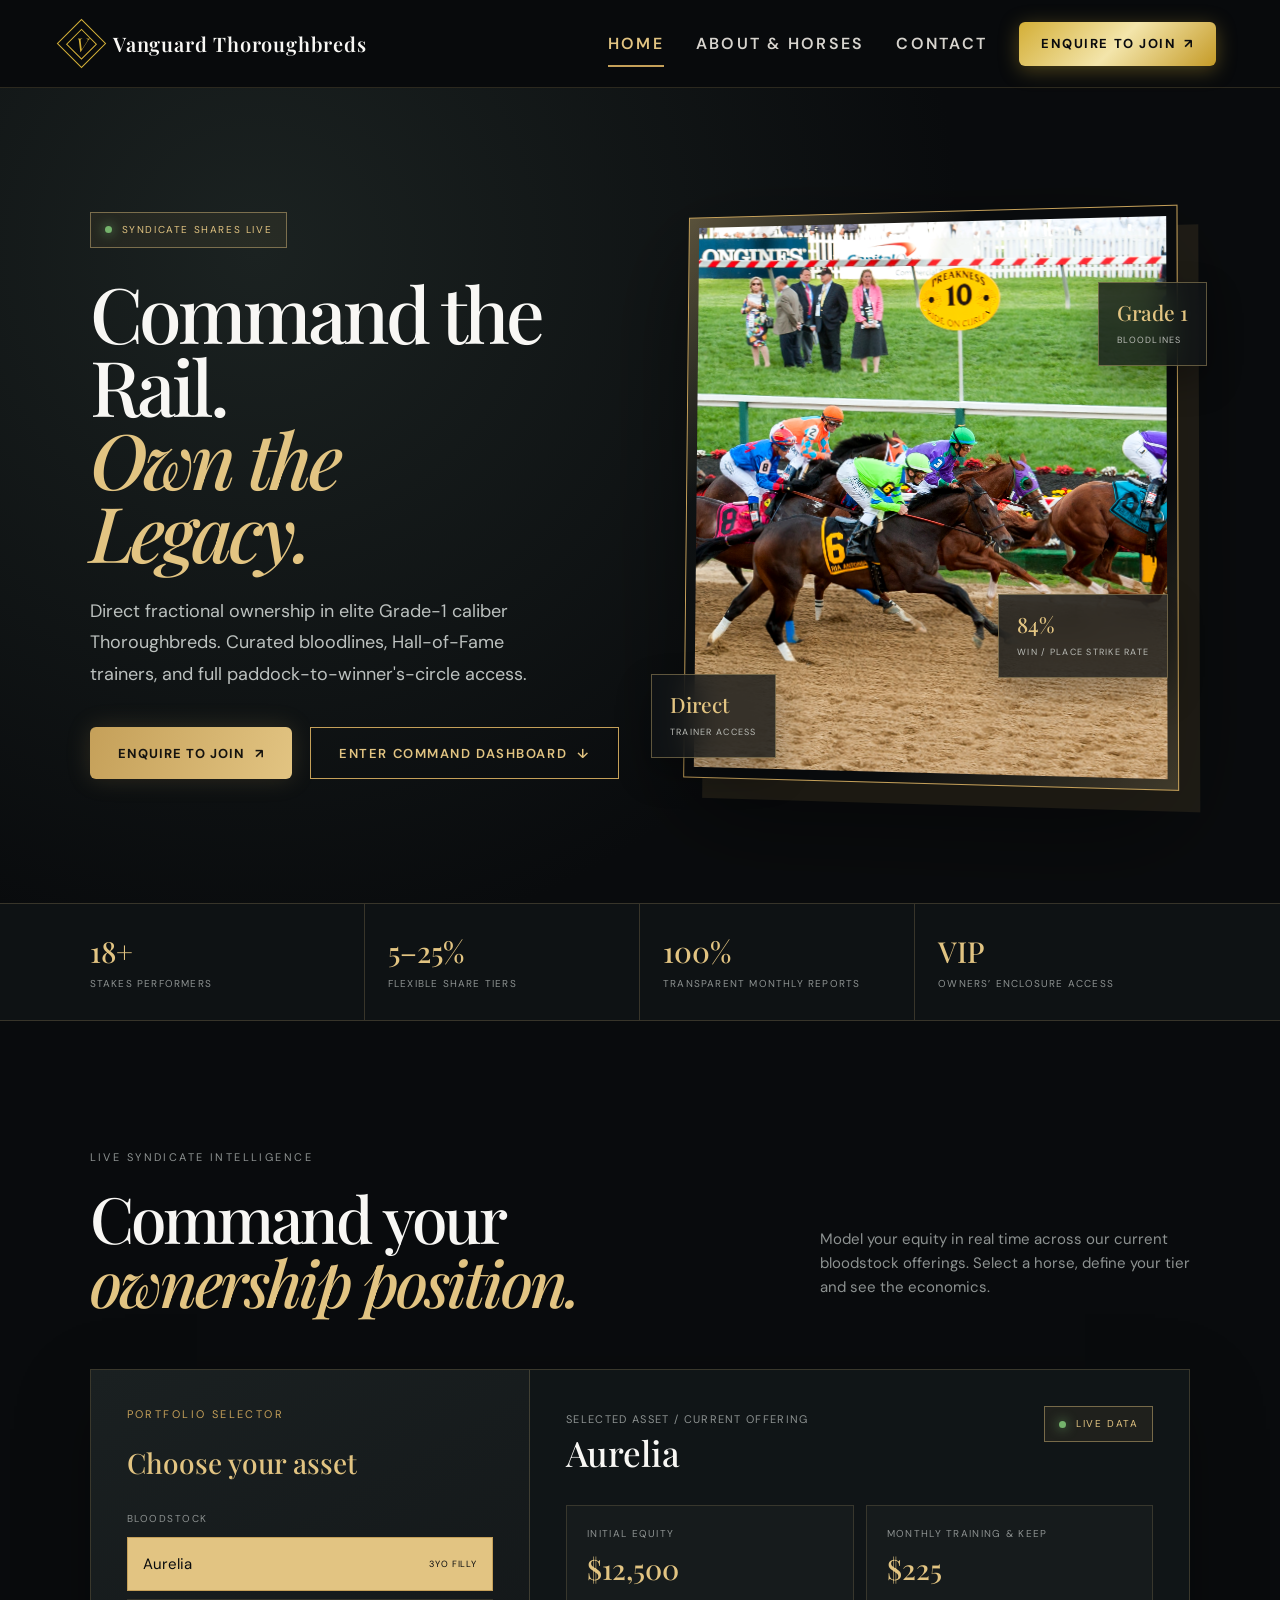
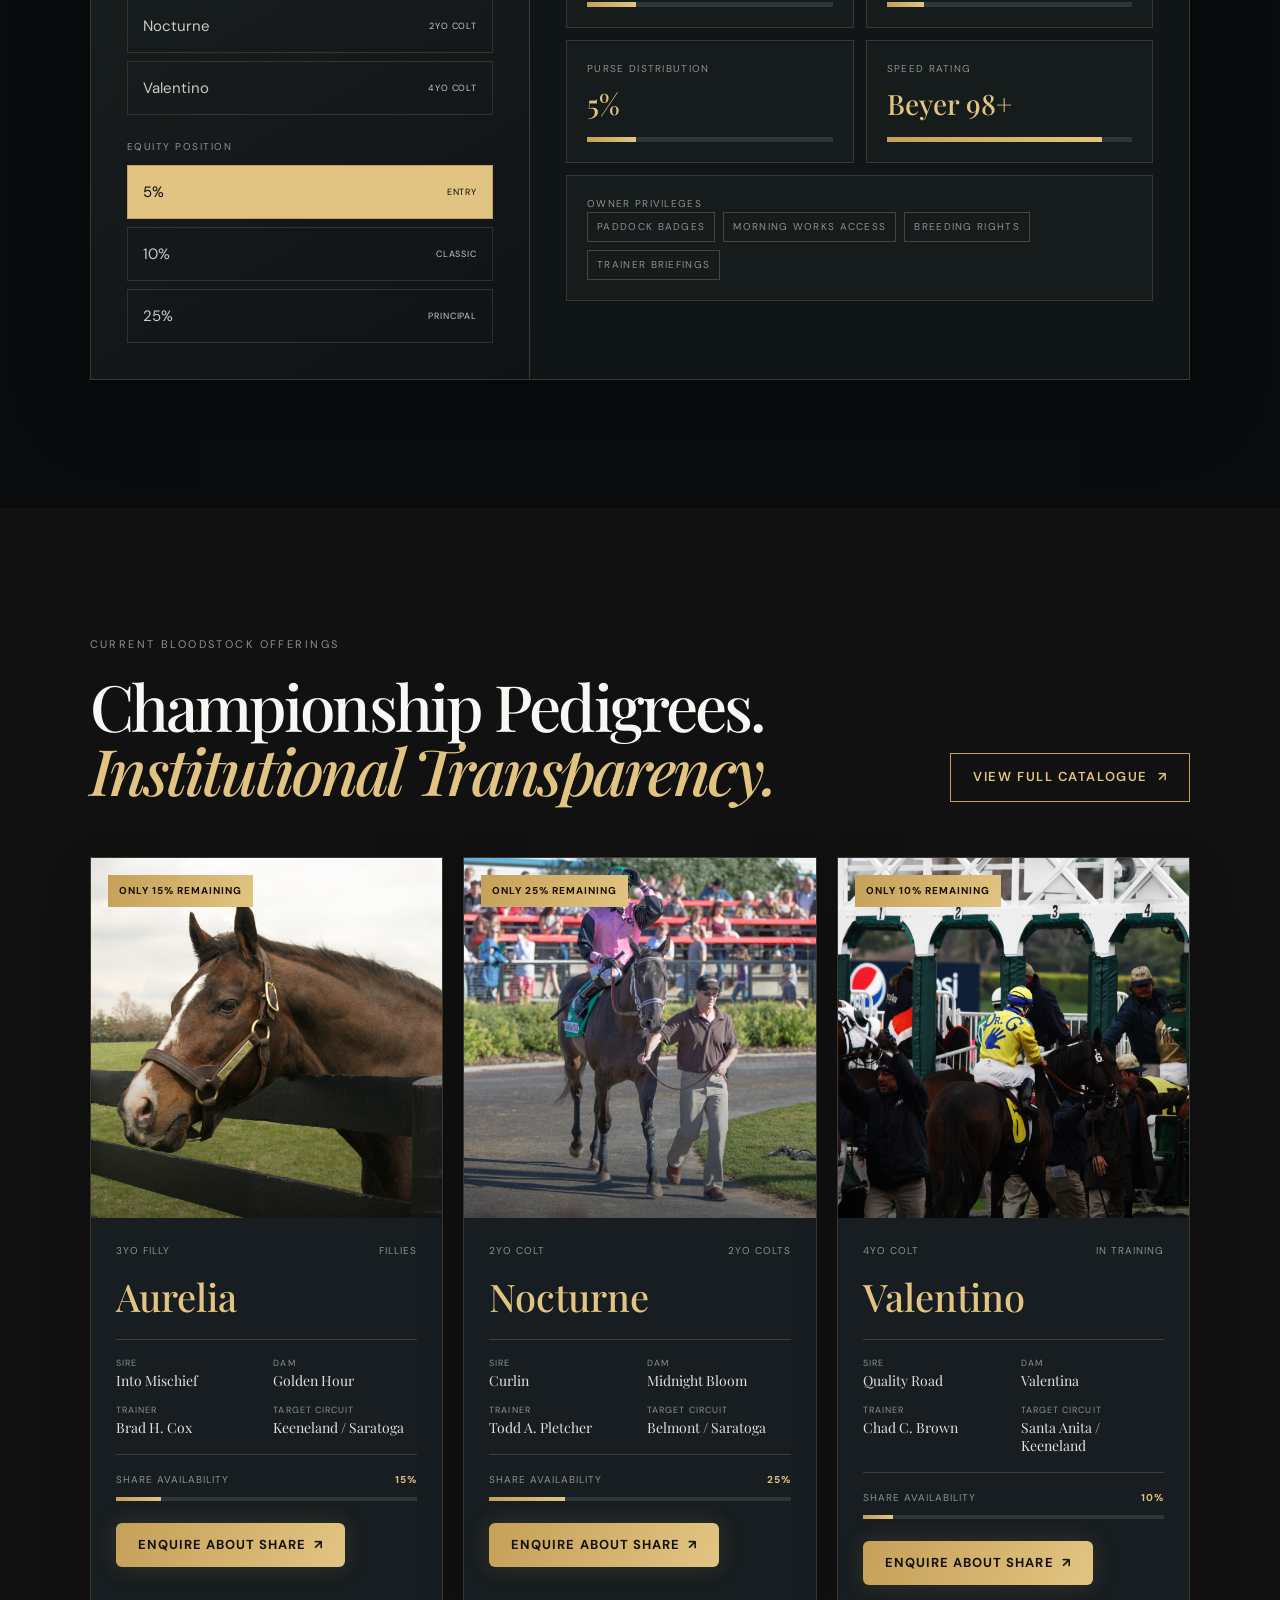
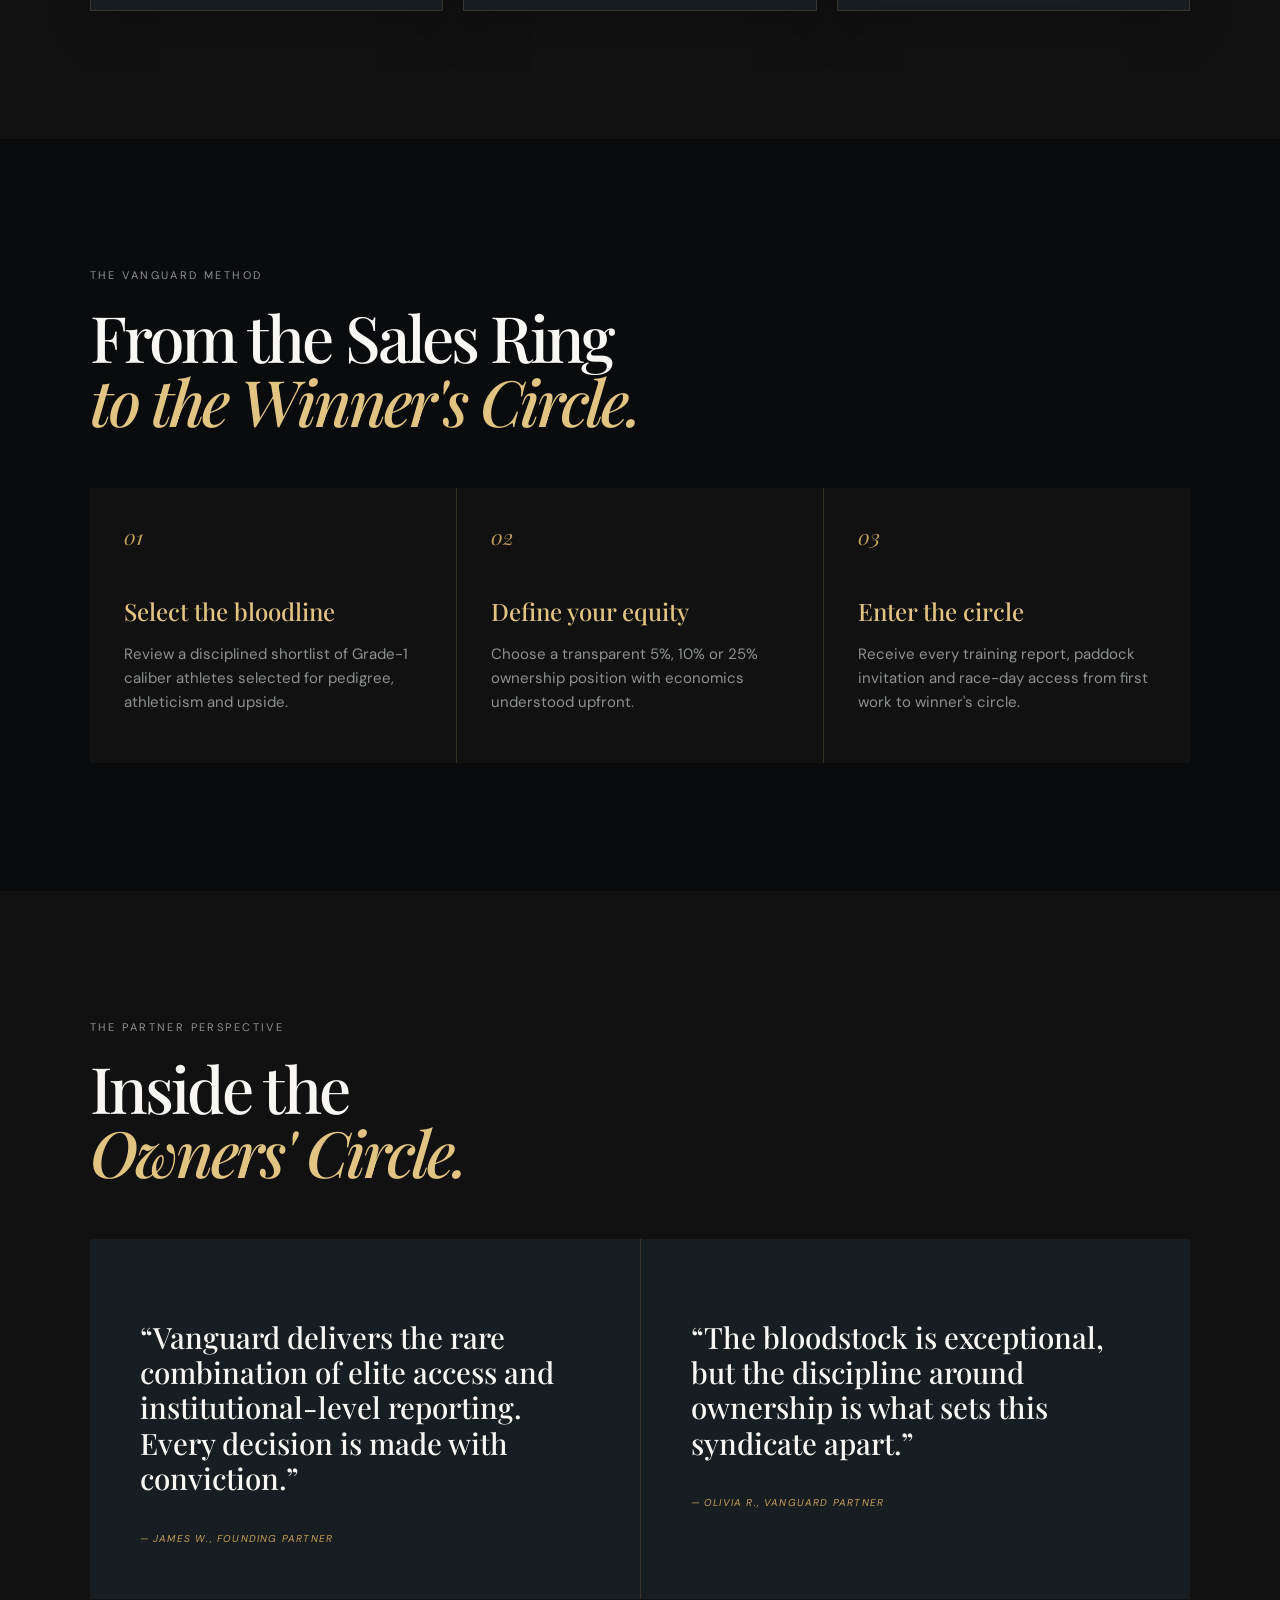
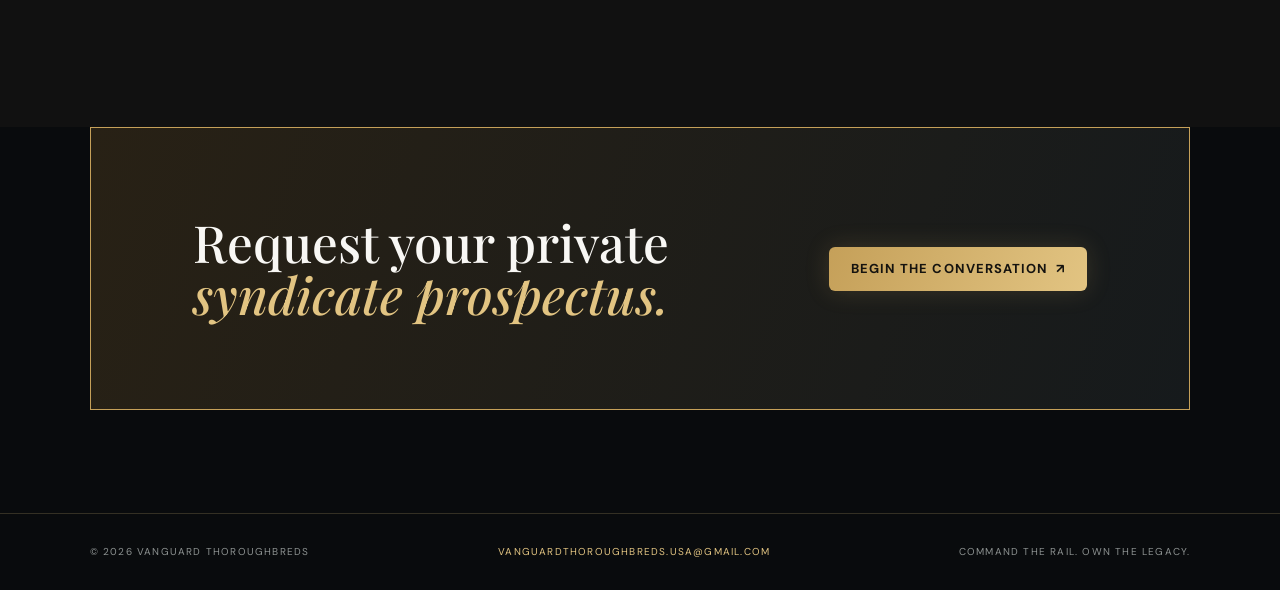
<file: index.html>
<!doctype html>
<html lang="en">
<head><meta charset="utf-8"><meta name="viewport" content="width=device-width, initial-scale=1"><title>Vanguard Thoroughbreds — Command the Rail.</title><meta name="description" content="Direct fractional ownership in elite Grade-1 caliber Thoroughbreds with Vanguard Thoroughbreds."><link rel="stylesheet" href="styles.css"></head>
<body class="intro-active" data-page="home">
<div id="race-intro-overlay" aria-label="Vanguard race introduction"><canvas id="race-canvas"></canvas><div class="intro-grid"></div><div class="intro-wordmark">VANGUARD</div><div class="intro-label">VANGUARD THOROUGHBREDS</div><div class="finish-line"></div><div class="race-horse-trail"></div><div class="race-horse-shell"><img class="race-horse" src="images/golden-jockey-horse.png" alt="" aria-hidden="true"></div></div>
<nav class="site-nav"><a class="brand-lockup" href="index.html"><span class="crest"><span class="crest-mark">V</span></span><span class="brand-name" data-brand>Vanguard Thoroughbreds</span></a><div class="nav-links"><a class="active" href="index.html">Home</a><a href="about.html">About & Horses</a><a href="contact.html">Contact</a><a class="nav-cta" href="contact.html?intent=join">Enquire to Join <span>↗</span></a></div></nav>
<main>
<section class="hero"><div class="hero-copy"><span class="status-pill">Syndicate Shares Live</span><h1 data-home-headline>Command the Rail.<br><em>Own the Legacy.</em></h1><p class="intro" data-home-intro>Direct fractional ownership in elite Grade-1 caliber Thoroughbreds. Curated bloodlines, Hall-of-Fame trainers, and full paddock-to-winner's-circle access.</p><div class="hero-actions"><a class="button" href="contact.html?intent=join">Enquire to Join <span>↗</span></a><a class="outline-button" href="#command">Enter Command Dashboard <span>↓</span></a></div></div><div class="hero-visual"><div class="hero-frame"><img data-hero-image src="images/hero-racehorse.jpg" alt="Thoroughbred racehorses in competition" loading="eager"></div><div class="glass-card glass-one"><strong>Grade 1</strong><span>Bloodlines</span></div><div class="glass-card glass-two"><strong>84%</strong><span>Win / place strike rate</span></div><div class="glass-card glass-three"><strong>Direct</strong><span>Trainer access</span></div></div></section>
<section class="metrics" data-metrics><div class="metric"><strong>18+</strong><span>Stakes performers</span></div><div class="metric"><strong>5–25%</strong><span>Flexible equity tiers</span></div><div class="metric"><strong>100%</strong><span>Transparent reporting</span></div><div class="metric"><strong>VIP</strong><span>Owners' enclosure access</span></div></section>
<section class="section" id="command"><div class="section-heading"><div><p class="section-kicker">Live syndicate intelligence</p><h2>Command your<br><em>ownership position.</em></h2></div><p>Model your equity in real time across our current bloodstock offerings. Select a horse, define your tier and see the economics.</p></div><div class="command-dashboard"><aside class="dashboard-sidebar"><p class="eyebrow">Portfolio selector</p><h3>Choose your asset</h3><span class="selector-label">Bloodstock</span><div class="selector-list" data-horse-select><button class="selector selected" data-horse="Aurelia">Aurelia <small>3yo filly</small></button><button class="selector" data-horse="Nocturne">Nocturne <small>2yo colt</small></button><button class="selector" data-horse="Valentino">Valentino <small>4yo colt</small></button></div><span class="selector-label">Equity position</span><div class="selector-list"><button class="selector selected" data-tier="5">5% <small>Entry</small></button><button class="selector" data-tier="10">10% <small>Classic</small></button><button class="selector" data-tier="25">25% <small>Principal</small></button></div></aside><div class="dashboard-main"><div class="dash-header"><div><p>Selected asset / current offering</p><h3 data-dash-name>Aurelia</h3></div><span class="status-pill">Live data</span></div><div class="kpi-grid"><div class="kpi"><span>Initial equity</span><strong data-kpi-cost>$12,500</strong><div class="kpi-bar"><i data-kpi-cost-bar></i></div></div><div class="kpi"><span>Monthly training & keep</span><strong data-kpi-keep>$225</strong><div class="kpi-bar"><i data-kpi-keep-bar></i></div></div><div class="kpi"><span>Purse distribution</span><strong data-kpi-prize>5%</strong><div class="kpi-bar"><i data-kpi-prize-bar></i></div></div><div class="kpi"><span>Speed rating</span><strong data-kpi-speed>Beyer 98+</strong><div class="kpi-bar"><i data-kpi-speed-bar></i></div></div><div class="kpi wide"><span>Owner privileges</span><div class="perks"><span class="perk">Paddock badges</span><span class="perk">Morning works access</span><span class="perk">Breeding rights</span><span class="perk">Trainer briefings</span></div></div></div></div></div></section>
<section class="section dark-panel"><div class="section-heading"><div><p class="section-kicker">Current bloodstock offerings</p><h2>Championship Pedigrees.<br><em>Institutional Transparency.</em></h2></div><a class="outline-button" href="about.html">View full catalogue <span>↗</span></a></div><div class="bloodstock-grid" data-home-horses></div></section>
<section class="section"><div class="section-heading"><div><p class="section-kicker">The Vanguard method</p><h2>From the Sales Ring<br><em>to the Winner's Circle.</em></h2></div></div><div class="process-grid" data-steps><article class="process-card"><span>01</span><h3>Select the bloodline</h3><p>Grade-1 caliber athletes chosen with conviction.</p></article><article class="process-card"><span>02</span><h3>Define your equity</h3><p>Clear economics and transparent ownership.</p></article><article class="process-card"><span>03</span><h3>Enter the circle</h3><p>Every report, paddock and race-day moment.</p></article></div></section>
<section class="section dark-panel"><div class="section-heading"><div><p class="section-kicker">The partner perspective</p><h2>Inside the<br><em>Owners' Circle.</em></h2></div></div><div class="testimonials" data-testimonials><blockquote><p>“Vanguard delivers elite access with institutional-level reporting. Every decision is made with conviction.”</p><cite>— James W., Founding Partner</cite></blockquote><blockquote><p>“The bloodstock is exceptional, but the discipline around ownership is what sets this syndicate apart.”</p><cite>— Olivia R., Vanguard Partner</cite></blockquote></div></section>
<section class="cta-banner"><h2>Request your private<br><em>syndicate prospectus.</em></h2><a class="button" href="contact.html">Begin the conversation <span>↗</span></a></section>
</main><footer class="site-footer"><span>© <span data-year></span> <span data-brand>Vanguard Thoroughbreds</span></span><a data-email>vanguardthoroughbreds.usa@gmail.com</a><span>Command the rail. Own the legacy.</span></footer>
<script src="site-content.js"></script><script>
(function(){const overlay=document.getElementById("race-intro-overlay"),canvas=document.getElementById("race-canvas"),ctx=canvas.getContext("2d");let raf,started=0;function resize(){canvas.width=innerWidth*devicePixelRatio;canvas.height=innerHeight*devicePixelRatio;ctx.setTransform(devicePixelRatio,0,0,devicePixelRatio,0,0)}function finish(){overlay.classList.add("is-done");document.body.classList.remove("intro-active")}function draw(now){const t=Math.min((now-started)/1550,1),w=innerWidth,h=innerHeight;ctx.clearRect(0,0,w,h);for(let i=0;i<44;i++){const x=(i*83+now*.13)%w,y=(i*47+now*.04)%h;ctx.fillStyle=`rgba(226,196,130,${.15+.35*((i%5)/5)})`;ctx.beginPath();ctx.arc(x,y,1+(i%3),0,Math.PI*2);ctx.fill()}for(let i=0;i<14;i++){const x=(i*177+now*.7)%w;ctx.strokeStyle=`rgba(226,196,130,${.12+(1-t)*.18})`;ctx.lineWidth=1;ctx.beginPath();ctx.moveTo(x,h*.6);ctx.lineTo(x-180,h);ctx.stroke()}if(t<1)raf=requestAnimationFrame(draw);else finish()}function start(){overlay.classList.remove("is-done");document.body.classList.add("intro-active");started=performance.now();cancelAnimationFrame(raf);raf=requestAnimationFrame(draw)}addEventListener("resize",resize);resize();start()})();
const DATA={5:{cost:12500,keep:225},10:{cost:25000,keep:450},25:{cost:62500,keep:1125}},HORSES={Aurelia:{speed:"Beyer 98+",remaining:15},Nocturne:{speed:"Beyer 101",remaining:25},Valentino:{speed:"Beyer 104",remaining:10}};let tier=5,horse="Aurelia";function money(n){return `$${n.toLocaleString("en-US")}`}function updateDash(){const d=DATA[tier],h=HORSES[horse],set=(sel,val)=>document.querySelector(sel).textContent=val,bar=(sel,val)=>document.querySelector(sel).style.width=`${val}%`;set("[data-dash-name]",horse);set("[data-kpi-cost]",money(d.cost));set("[data-kpi-keep]",money(d.keep));set("[data-kpi-prize]",`${tier}%`);set("[data-kpi-speed]",h.speed);bar("[data-kpi-cost-bar]",tier*4);bar("[data-kpi-keep-bar]",tier*3);bar("[data-kpi-prize-bar]",tier*4);bar("[data-kpi-speed-bar]",Math.min(100,80+(h.remaining/2)));}document.querySelectorAll("[data-horse]").forEach(b=>b.addEventListener("click",()=>{document.querySelectorAll("[data-horse]").forEach(x=>x.classList.remove("selected"));b.classList.add("selected");horse=b.dataset.horse;updateDash()}));document.querySelectorAll("[data-tier]").forEach(b=>b.addEventListener("click",()=>{document.querySelectorAll("[data-tier]").forEach(x=>x.classList.remove("selected"));b.classList.add("selected");tier=Number(b.dataset.tier);updateDash()}));updateDash();
</script></body></html>
</file>
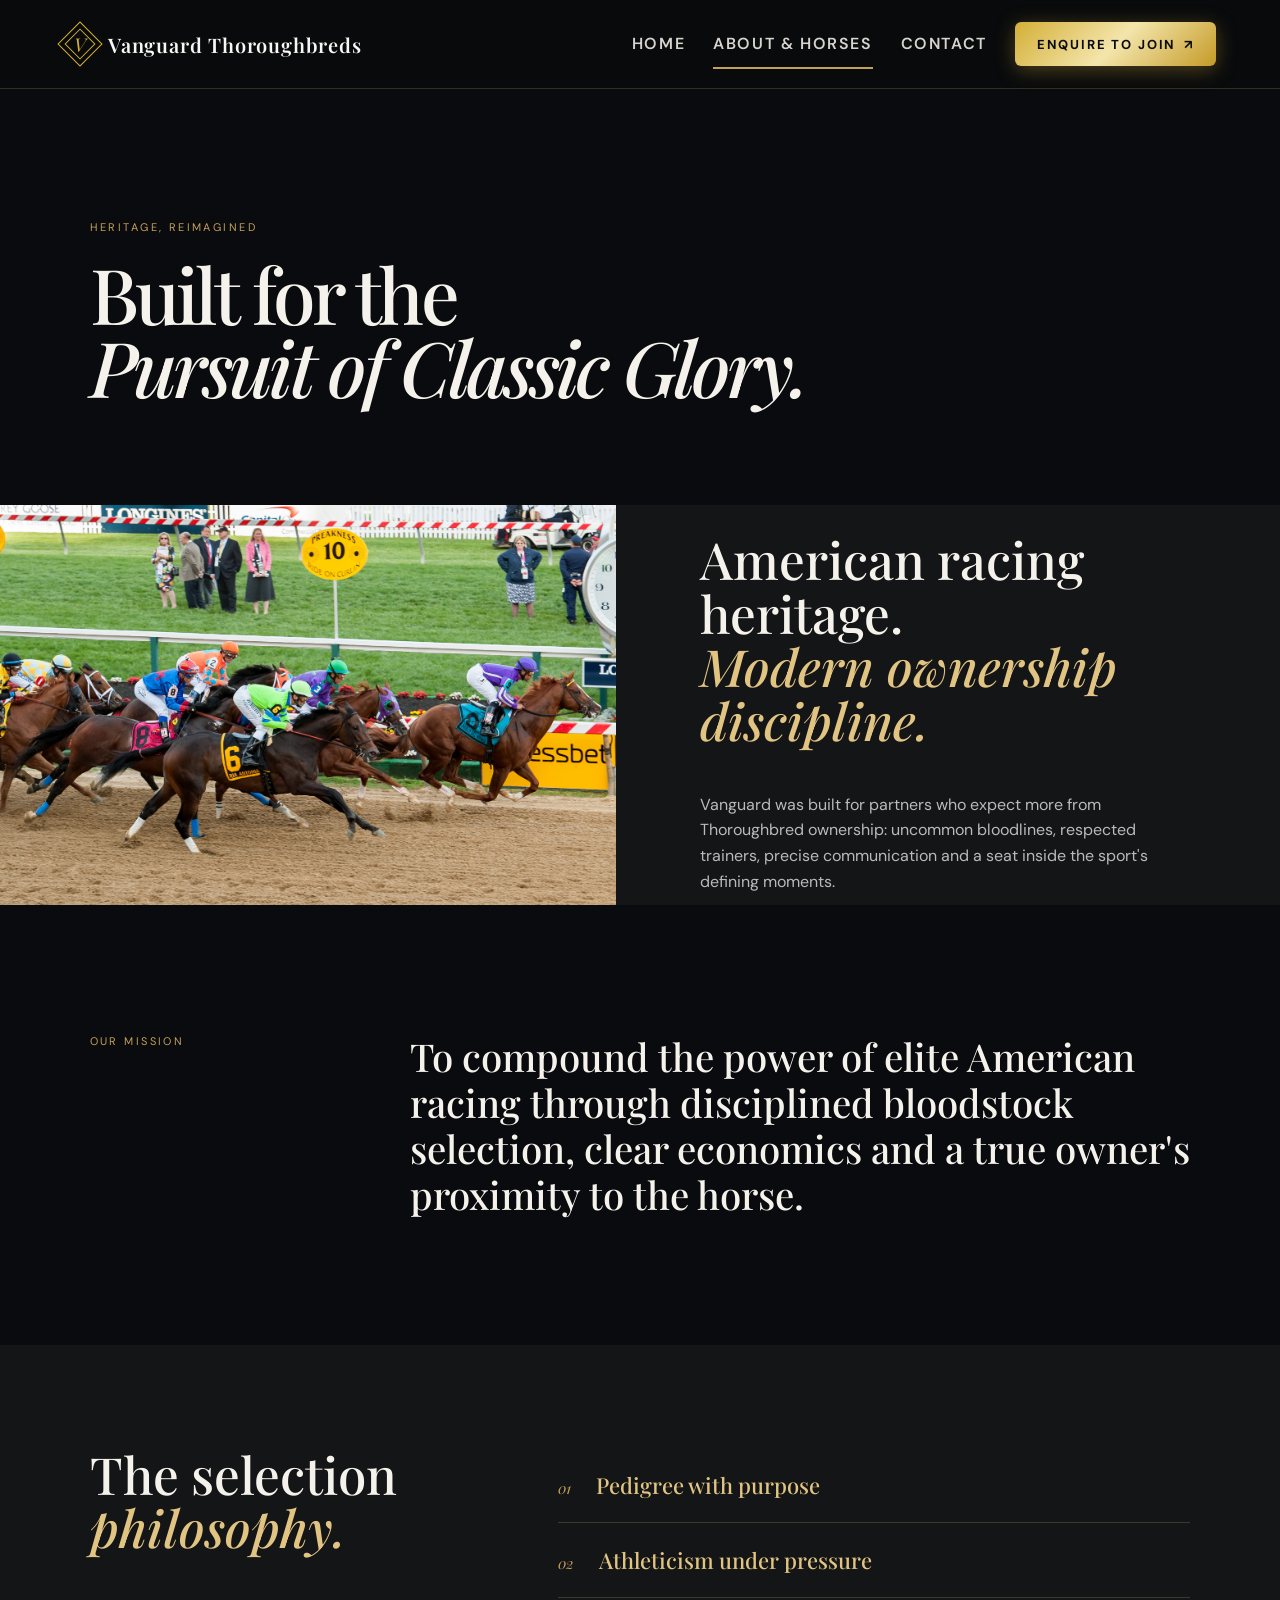
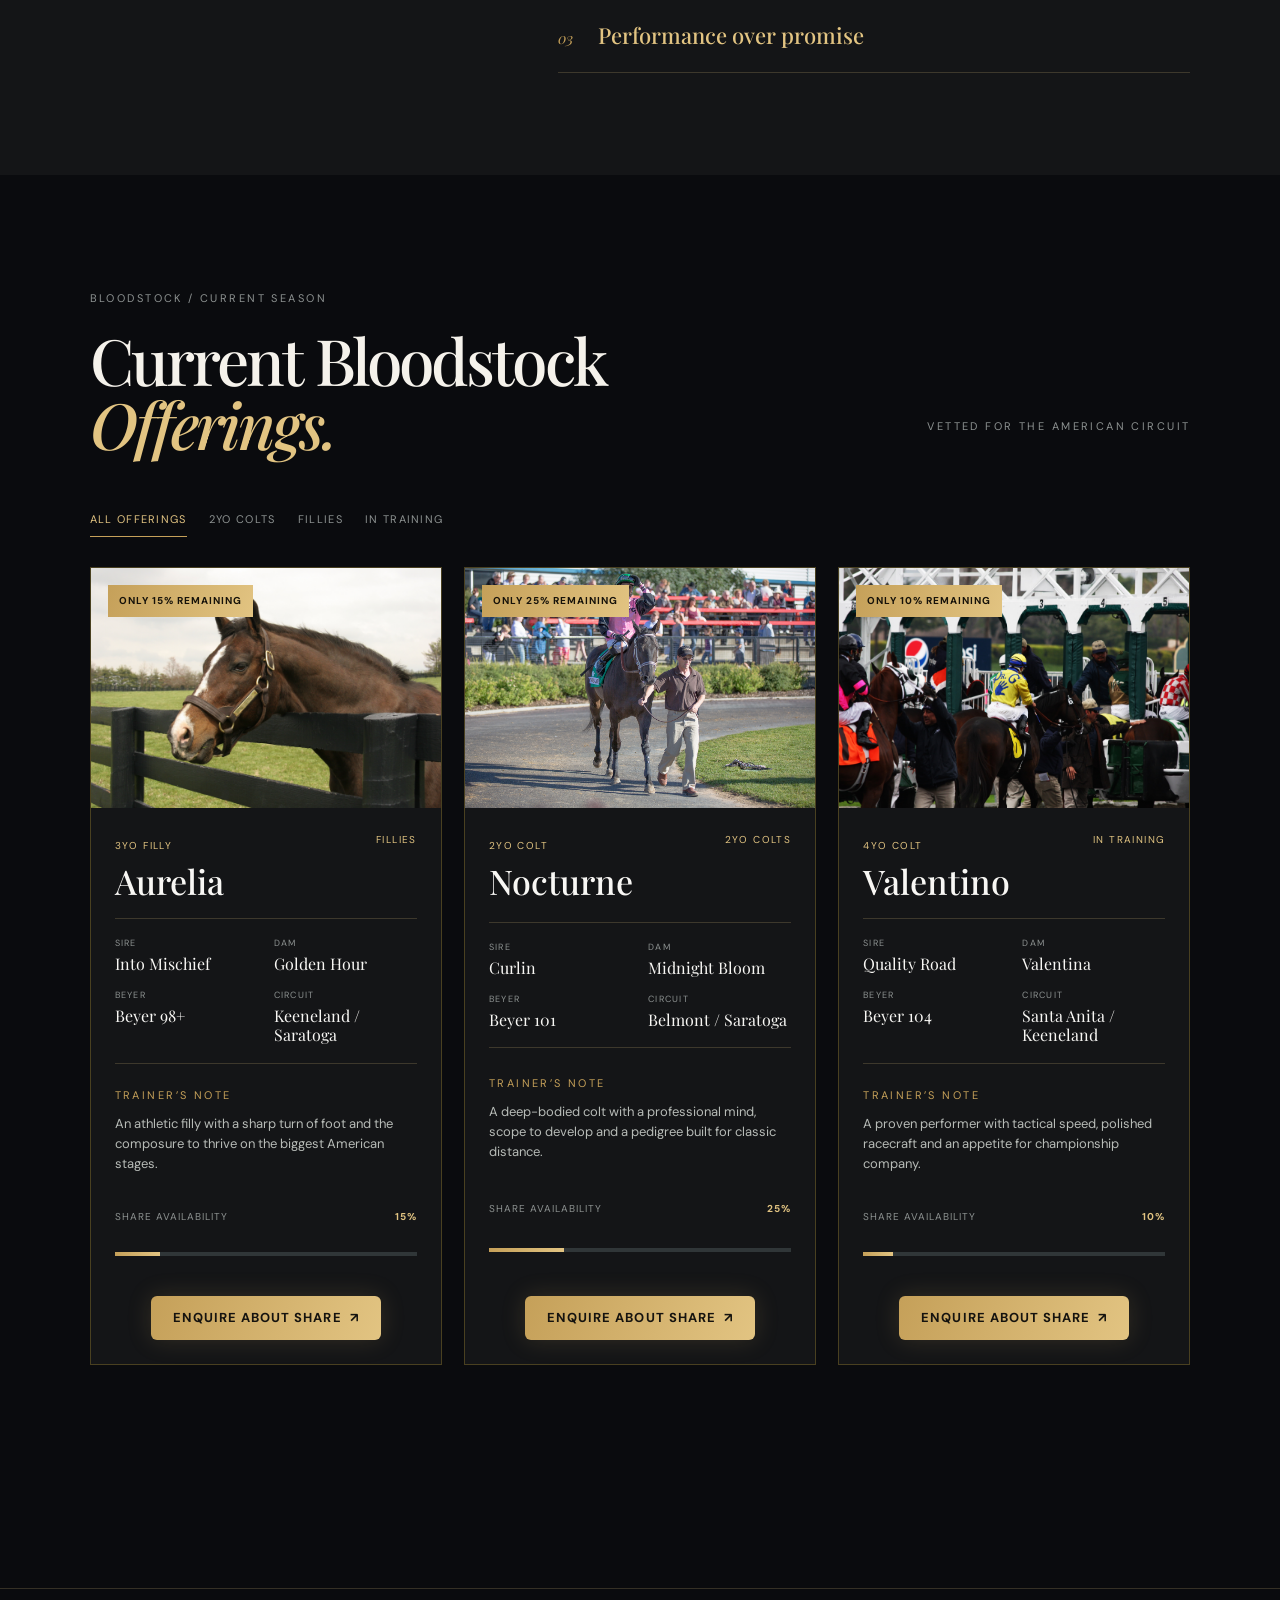
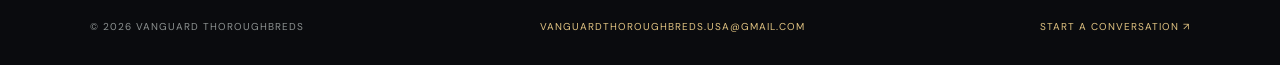
<file: about.html>
<!doctype html>
<html lang="en">
<head><meta charset="utf-8"><meta name="viewport" content="width=device-width, initial-scale=1"><title>About & Upcoming Horses — Vanguard Thoroughbreds</title><meta name="description" content="Discover Vanguard Thoroughbreds' heritage, bloodstock philosophy and upcoming horses."><link rel="preconnect" href="https://fonts.googleapis.com"><link rel="preconnect" href="https://fonts.gstatic.com" crossorigin><link href="https://fonts.googleapis.com/css2?family=DM+Sans:wght@400;500;600&family=Playfair+Display:ital,wght@0,500;1,500&display=swap" rel="stylesheet"><link rel="stylesheet" href="styles.css"><link rel="stylesheet" href="styles-enhancements.css"></head>
<body data-page="about">
<nav class="nav"><a class="logo" href="index.html"><span class="crest"><span class="crest-mark">V</span></span><span data-brand>Vanguard Thoroughbreds</span></a><div class="nav-links"><a href="index.html">Home</a><a class="active" aria-current="page" href="about.html">About & Horses</a><a href="contact.html">Contact</a><a class="button" href="contact.html?intent=join">Enquire to Join <span>↗</span></a></div></nav>
<main><header class="page-head"><p class="eyebrow" data-about-eyebrow></p><h1 data-about-headline></h1></header>
<section class="story"><div class="story-image"><img data-story-image alt="Thoroughbred horse in a paddock" loading="eager"></div><div class="story-copy"><h2 data-story-title></h2><p data-story-body></p></div></section>
<section class="mission"><p class="eyebrow">Our mission</p><p data-mission></p></section>
<section class="philosophy"><h2>The selection<br><em>philosophy.</em></h2><ul data-philosophy></ul></section>
<section class="horses"><div class="section-heading"><div><p class="eyebrow">Bloodstock / current season</p><h2>Current Bloodstock<br><em>Offerings.</em></h2></div><p class="eyebrow">Vetted for the American circuit</p></div><div class="filter-tabs"><button class="active" data-filter="All">All offerings</button><button data-filter="2YO Colts">2YO colts</button><button data-filter="Fillies">Fillies</button><button data-filter="In Training">In training</button></div><div class="horse-showcase" data-horse-grid></div></section>
</main><footer class="footer"><span>© <span data-year></span> <span data-brand>Vanguard Thoroughbreds</span></span><a data-email></a><span><a href="contact.html">Start a conversation ↗</a></span></footer><script src="site-content.js"></script></body></html>
</file>
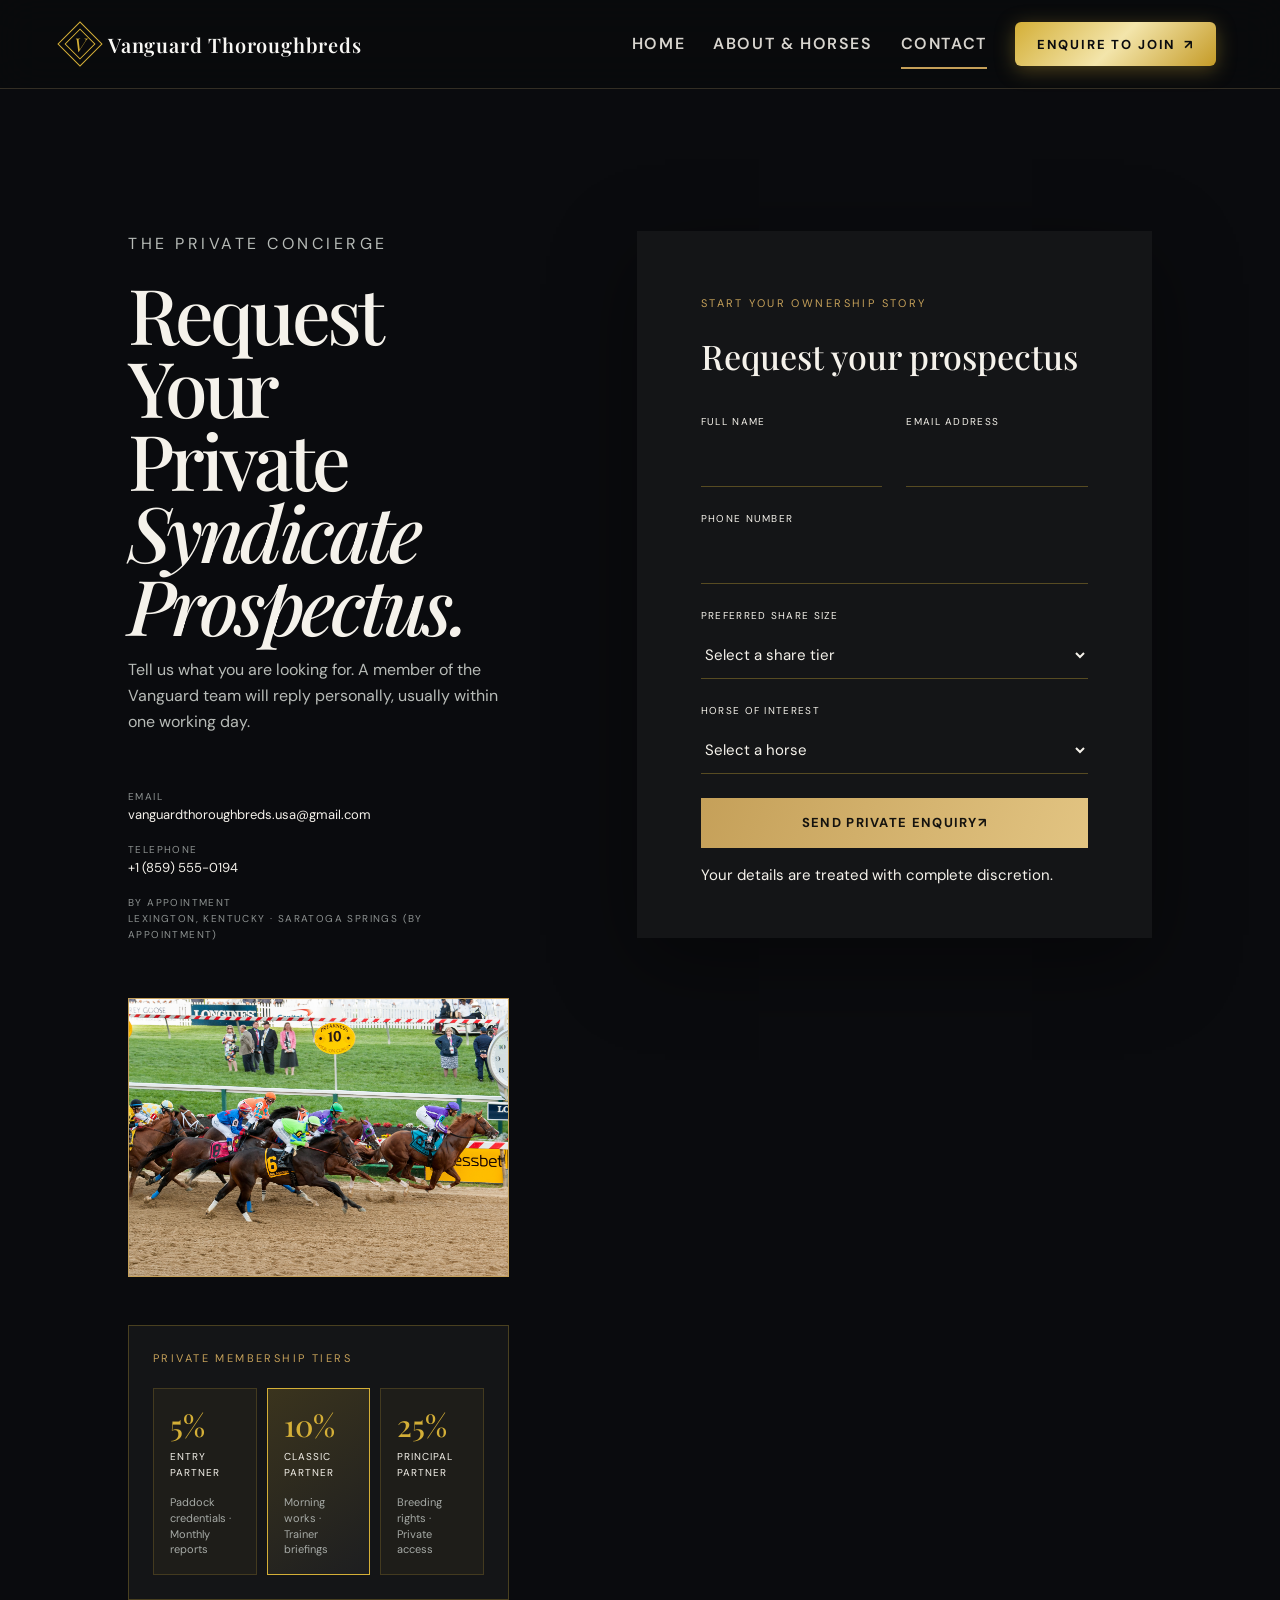
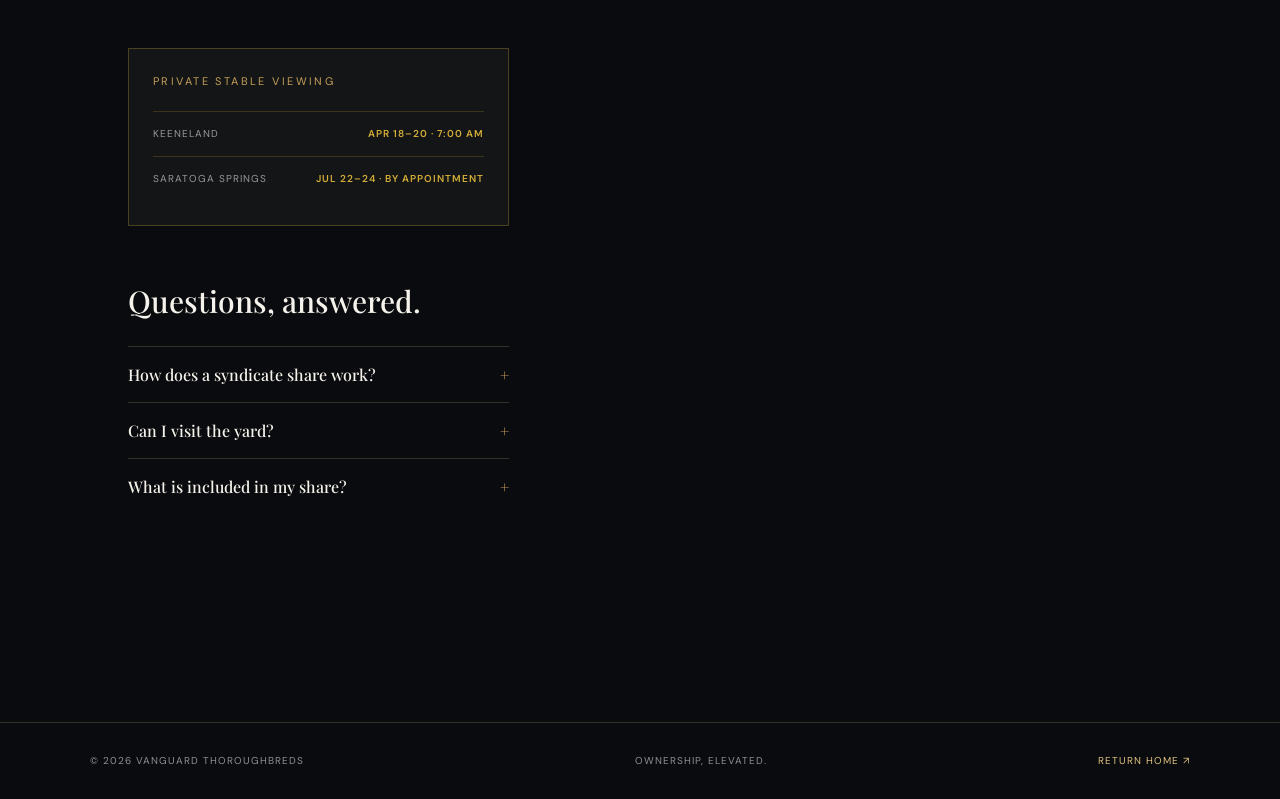
<file: contact.html>
<!doctype html>
<html lang="en">
<head><meta charset="utf-8"><meta name="viewport" content="width=device-width, initial-scale=1"><title>Private Prospectus — Vanguard Thoroughbreds</title><meta name="description" content="Request a private Vanguard Thoroughbreds syndicate prospectus."><link rel="preconnect" href="https://fonts.googleapis.com"><link rel="preconnect" href="https://fonts.gstatic.com" crossorigin><link href="https://fonts.googleapis.com/css2?family=DM+Sans:wght@400;500;600&family=Playfair+Display:ital,wght@0,500;1,500&display=swap" rel="stylesheet"><link rel="stylesheet" href="styles.css"><link rel="stylesheet" href="styles-enhancements.css"></head>
<body data-page="contact">
<nav class="nav"><a class="logo" href="index.html"><span class="crest"><span class="crest-mark">V</span></span><span data-brand>Vanguard Thoroughbreds</span></a><div class="nav-links"><a href="index.html">Home</a><a href="about.html">About & Horses</a><a class="active" aria-current="page" href="contact.html">Contact</a><a class="button" href="contact.html?intent=join">Enquire to Join <span>↗</span></a></div></nav>
<main class="contact-layout"><section class="contact-copy"><p class="eyebrow" data-contact-eyebrow>The private concierge</p><h1 data-contact-headline>Request Your Private<br><em>Syndicate Prospectus.</em></h1><p data-contact-intro>Tell us what you are looking for. A member of the Vanguard team will reply personally, usually within one working day.</p><div class="contact-details"><p><span>Email</span><a data-email></a></p><p><span>Telephone</span><a data-phone></a></p><p><span>By appointment</span><span data-location></span></p></div><div class="contact-hero"><img data-contact-hero alt="Thoroughbred in the stable yard" loading="eager"></div><div class="membership-panel"><p class="eyebrow">Private membership tiers</p><div class="membership-grid"><article><strong>5%</strong><span>Entry Partner</span><small>Paddock credentials · Monthly reports</small></article><article class="featured"><strong>10%</strong><span>Classic Partner</span><small>Morning works · Trainer briefings</small></article><article><strong>25%</strong><span>Principal Partner</span><small>Breeding rights · Private access</small></article></div></div><div class="viewings"><p class="eyebrow">Private stable viewing</p><div><span>KEENELAND</span><strong>APR 18–20 · 7:00 AM</strong></div><div><span>SARATOGA SPRINGS</span><strong>JUL 22–24 · BY APPOINTMENT</strong></div></div><div class="faq"><h2>Questions, answered.</h2><div data-faqs></div></div></section>
<section class="form-card"><p class="eyebrow">Start your ownership story</p><h2 data-form-heading>Request your prospectus</h2><form id="enquiry-form" method="POST" novalidate><input type="hidden" name="_subject" value="New Vanguard Thoroughbreds prospectus request"><div class="form-grid"><div class="field"><label for="name">Full name</label><input id="name" name="name" autocomplete="name" required></div><div class="field"><label for="email">Email address</label><input id="email" name="email" type="email" autocomplete="email" required></div></div><div class="field"><label for="phone">Phone number</label><input id="phone" name="phone" type="tel" autocomplete="tel" required></div><div class="field"><label for="share">Preferred share size</label><select id="share" name="share" required><option value="">Select a share tier</option><option value="5% — $12,500">5% — $12,500</option><option value="10% — $25,000">10% — $25,000</option><option value="25% — $62,500">25% — $62,500</option></select></div><div class="field"><label for="interest">Horse of interest</label><select id="interest" name="interest" data-horse-options required></select></div><button class="submit" type="submit">Send private enquiry <span>↗</span></button><p class="status" id="form-status" role="status"></p><p class="fine-print">Your details are treated with complete discretion.</p></form></section></main>
<footer class="footer"><span>© <span data-year></span> <span data-brand>Vanguard Thoroughbreds</span></span><span>Ownership, elevated.</span><a href="index.html">Return home ↗</a></footer>
<script src="site-content.js"></script><script>
const config=window.SYNDICATE_CONFIG,form=document.getElementById("enquiry-form"),status=document.getElementById("form-status"),interest=document.getElementById("interest"),params=new URLSearchParams(location.search),isJoin=params.get("intent")==="join",horse=params.get("horse"),navContact=document.querySelector('.nav a[href="contact.html"]'),share=document.getElementById("share"),formHeading=document.querySelector("[data-form-heading]"),eyebrow=document.querySelector("[data-contact-eyebrow]"),headline=document.querySelector("[data-contact-headline]"),intro=document.querySelector("[data-contact-intro]"),submit=form.querySelector(".submit");
if(isJoin){navContact.classList.remove("active");navContact.removeAttribute("aria-current");document.querySelector(".nav .button").classList.add("join-active");eyebrow.textContent="Private Syndicate Admissions";headline.innerHTML="Apply for Syndicate<br><em>Ownership.</em>";intro.textContent="Select your share tier and bloodstock preference, then submit your private ownership application.";formHeading.textContent="Ownership application";submit.innerHTML="Send private enquiry <span>↗</span>";}
if(horse)interest.value=horse;
form.action=`https://formsubmit.co/${config.contact.email}`;
form.addEventListener("submit",(event)=>{event.preventDefault();status.className="status";const empty=[...form.querySelectorAll("[required]")].find((field)=>!field.value.trim()),email=document.getElementById("email");if(empty){status.textContent=`Please add your ${empty.labels[0].textContent.toLowerCase()}.`;status.classList.add("error");empty.focus();return;}if(!/^[^\s@]+@[^\s@]+\.[^\s@]+$/.test(email.value)){status.textContent="Please enter a valid email address.";status.classList.add("error");email.focus();return;}status.textContent="Sending your private enquiry…";fetch(form.action,{method:"POST",body:new FormData(form),headers:{Accept:"application/json"}}).then((response)=>{if(!response.ok)throw new Error("Unable to send");status.textContent="Thank you — your enquiry is on its way.";status.classList.add("success");form.reset();}).catch(()=>{const data=[...new FormData(form)].map(([key,value])=>`${key}: ${value}`).join("%0A");window.location.href=`mailto:${config.contact.email}?subject=New enquiry from ${encodeURIComponent(document.getElementById("name").value)}&body=${data}`;status.textContent="Opening your email app to complete the enquiry.";status.classList.add("success");});});
</script></body></html>
</file>
<file: styles.css>
@import url("https://fonts.googleapis.com/css2?family=DM+Sans:wght@400;500;600;700&family=Playfair+Display:ital,wght@0,500;0,600;1,500&display=swap");

:root {
  --obsidian: #090b0d;
  --charcoal: #111518;
  --panel: #151a1d;
  --warm-white: #f4f1eb;
  --paper: #e8e4dc;
  --gold: #c9a45c;
  --champagne: #e2c482;
  --muted: #8d9291;
  --line: rgba(226, 196, 130, .2);
  --serif: "Playfair Display", Georgia, serif;
  --sans: "DM Sans", Arial, sans-serif;
}

* { box-sizing: border-box; }
html { background: var(--obsidian); scroll-behavior: smooth; }
body { margin: 0; color: var(--warm-white); background: var(--obsidian); font: 400 15px/1.6 var(--sans); }
body.intro-active { overflow: hidden; }
img { display: block; max-width: 100%; }
a { color: inherit; text-decoration: none; }
button, input, select { font: inherit; }
button { cursor: pointer; }

.site-nav {
  position: sticky; top: 0; z-index: 20; height: 88px; padding: 0 clamp(25px, 5vw, 88px);
  display: flex; align-items: center; justify-content: space-between;
  background: rgba(9, 11, 13, .86); border-bottom: 1px solid rgba(226, 196, 130, .16);
  backdrop-filter: blur(20px);
}
.brand-lockup { display: flex; align-items: center; gap: 14px; }
.crest { position: relative; display: grid; place-items: center; width: 35px; height: 35px; color: var(--champagne); border: 1px solid var(--gold); transform: rotate(45deg); }
.crest::before { position: absolute; width: 20px; height: 20px; border: 1px solid var(--gold); content: ""; }
.crest-mark { transform: rotate(-45deg); font: italic 19px var(--serif); }
.brand-name { color: var(--warm-white); font: 600 20px/1 var(--serif); letter-spacing: .04em; }
.nav-links { display: flex; align-items: center; gap: clamp(20px, 2.5vw, 45px); }
.nav-links a:not(.nav-cta) { position: relative; padding: 32px 0; color: #d7d4ce; font-size: 16px; font-weight: 600; letter-spacing: .14em; text-transform: uppercase; }
.nav-links a:not(.nav-cta)::after { position: absolute; right: 0; bottom: 21px; left: 0; height: 2px; background: var(--gold); transform: scaleX(0); transform-origin: right; transition: transform .3s ease; content: ""; }
.nav-links a:not(.nav-cta):hover::after, .nav-links a.active::after { transform: scaleX(1); transform-origin: left; }
.nav-links a.active { color: var(--champagne); }
.nav-cta, .button { display: inline-flex; align-items: center; justify-content: center; gap: 8px; height: 44px !important; max-height: 44px !important; min-height: 44px !important; padding: 0 22px !important; border: 0; border-radius: 6px !important; width: auto !important; align-self: center !important; color: #15130f; background: linear-gradient(110deg, var(--gold), var(--champagne)); box-shadow: 0 0 24px rgba(201, 164, 92, .18); font-size: 13px !important; font-weight: 700 !important; line-height: 44px !important; letter-spacing: .08em; text-transform: uppercase; transition: transform .3s ease, box-shadow .3s ease; }
.nav-cta:hover, .button:hover { box-shadow: 0 8px 32px rgba(201, 164, 92, .32); transform: translateY(-2px); }
.form-card .submit {
  white-space: nowrap !important; height: 50px !important; min-height: 50px !important;
  max-height: 50px !important; padding: 0 24px !important; font-size: 13px !important;
  line-height: 1 !important; display: inline-flex !important; align-items: center !important;
  justify-content: center !important;
}
.nav .logo > .crest, .site-nav .brand-lockup > .crest {
  width: 35px; height: 35px; border: 1.5px solid #D4AF37;
}
.nav .logo > span:first-child.crest, .site-nav .brand-lockup > span:first-child.crest {
  border: 1.5px solid #D4AF37 !important; color: #D4AF37 !important;
}
.nav .logo > span:first-child.crest::before, .site-nav .brand-lockup > span:first-child.crest::before {
  border-color: #D4AF37 !important;
}
.hero-actions .button, .hero-actions .outline-button, .btn, .cta-btn {
  white-space: nowrap !important; display: inline-flex !important; align-items: center !important;
  justify-content: center !important; gap: 10px !important; line-height: 1 !important;
  height: 52px !important; max-height: 52px !important; min-height: 52px !important; padding: 0 28px !important;
}
.nav .button, .site-nav .nav-cta {
  white-space: nowrap !important; line-height: 1 !important; height: 44px !important;
  display: inline-flex !important; align-items: center !important; justify-content: center !important;
}

#race-intro-overlay { position: fixed; inset: 0; z-index: 100; overflow: hidden; background: radial-gradient(circle at 50% 40%, #24201a, var(--obsidian) 62%); opacity: 1; transform: scale(1); transition: opacity .35s ease-out, transform .35s ease-out, visibility .35s ease-out; }
#race-intro-overlay.is-done { visibility: hidden; opacity: 0; transform: scale(1.03); pointer-events: none; }
#race-canvas { position: absolute; inset: 0; width: 100%; height: 100%; }
.intro-grid { position: absolute; inset: 47% -20% -30%; background: linear-gradient(115deg, transparent 49.5%, rgba(201,164,92,.35) 50%, transparent 50.5%), linear-gradient(75deg, transparent 49.5%, rgba(201,164,92,.22) 50%, transparent 50.5%); background-size: 150px 100%, 150px 100%; transform: perspective(350px) rotateX(58deg); opacity: .7; }
.intro-wordmark { position: absolute; top: 50%; left: 50%; color: rgba(226,196,130,.08); font: 600 clamp(50px, 10vw, 160px) var(--serif); letter-spacing: .18em; transform: translate(-50%, -50%); white-space: nowrap; }
.finish-line { position: absolute; top: 19%; bottom: 16%; left: 72%; width: 2px; background: linear-gradient(transparent, var(--champagne), transparent); box-shadow: 0 0 25px var(--gold); }
.race-horse-shell { position: absolute; z-index: 2; top: 50%; left: 0; width: clamp(330px, 42vw, 680px); transform: translate3d(-30vw, -50%, 0); will-change: transform; animation: horseRun 1.85s cubic-bezier(.25,.8,.25,1) .1s forwards; }
.race-horse-shell::after { position: absolute; inset: 0; background: linear-gradient(110deg, transparent 35%, rgba(255,250,210,.75) 50%, transparent 65%); background-size: 220% 100%; mix-blend-mode: screen; animation: goldSheen 1.1s linear infinite; content: ""; pointer-events: none; }
.race-horse { display: block; width: 100%; height: auto; filter: drop-shadow(0 0 15px rgba(226,196,130,.8)); }
.race-horse-trail { position: absolute; z-index: 1; top: 57%; left: 0; width: 48vw; height: 2px; opacity: .8; background: linear-gradient(90deg, transparent, var(--champagne), transparent); filter: blur(2px); transform: translate3d(-100%, 0, 0); animation: trailRun 1.85s cubic-bezier(.25,.8,.25,1) .1s forwards; }
.intro-label { position: absolute; top: 35px; left: 40px; z-index: 3; color: var(--champagne); font-size: 11px; letter-spacing: .25em; text-transform: uppercase; }
@keyframes horseRun { to { transform: translate3d(102vw, -50%, 0); } }
@keyframes trailRun { to { transform: translate3d(102vw, 0, 0); } }
@keyframes goldSheen { from { background-position: 140% 0; } to { background-position: -40% 0; } }

.hero { position: relative; display: grid; grid-template-columns: minmax(0, .9fr) minmax(0, 1.1fr); min-height: calc(100vh - 88px); padding: clamp(65px, 8vw, 130px) clamp(25px, 7vw, 120px); gap: clamp(40px, 7vw, 120px); align-items: center; background: radial-gradient(circle at 20% 20%, #1b2221, var(--obsidian) 58%); }
.hero-copy { position: relative; z-index: 2; max-width: 650px; }
.eyebrow, .section-kicker { margin: 0 0 20px; color: var(--gold); font-size: 11px; letter-spacing: .22em; text-transform: uppercase; }
.status-pill { display: inline-flex; align-items: center; gap: 10px; padding: 9px 14px; border: 1px solid rgba(226,196,130,.45); color: var(--champagne); background: rgba(201,164,92,.08); font-size: 10px; letter-spacing: .16em; text-transform: uppercase; }
.status-pill::before { width: 7px; height: 7px; border-radius: 50%; background: #75b36c; box-shadow: 0 0 12px #75b36c; content: ""; }
.hero h1 { margin: 28px 0 28px; font: 500 clamp(54px, 6vw, 92px)/.95 var(--serif); letter-spacing: -.05em; }
.hero h1 em, h2 em { color: var(--champagne); font-style: italic; }
.hero .intro { max-width: 590px; color: #bcc1bf; font-size: 18px; line-height: 1.75; }
.hero-actions { display: flex; align-items: center; gap: 18px; margin-top: 37px; }
.outline-button { display: inline-flex; align-items: center; gap: 10px; padding: 13px 22px; border: 1px solid var(--gold); color: var(--champagne); font-size: 13px; font-weight: 600; letter-spacing: .12em; text-transform: uppercase; }
.outline-button:hover { color: var(--obsidian); background: var(--champagne); }
.hero-visual { position: relative; min-height: 610px; perspective: 1300px; }
.hero-frame { position: absolute; inset: 3% 3% 3% 8%; padding: 10px; border: 1px solid var(--gold); background: linear-gradient(135deg, rgba(226,196,130,.35), transparent 28%, transparent 72%, rgba(226,196,130,.25)); box-shadow: 20px 20px 0 rgba(201,164,92,.11), 0 35px 100px rgba(0,0,0,.5); transform: rotateY(-7deg) rotateX(2deg); transform-style: preserve-3d; transition: transform .6s ease; }
.hero-frame:hover { transform: rotateY(-1deg) rotateX(2deg) translateZ(8px); }
.hero-frame::before { position: absolute; inset: 20px; border: 1px solid rgba(226,196,130,.45); content: ""; pointer-events: none; }
.hero-frame img { width: 100%; height: 100%; object-fit: cover; filter: saturate(1.15) contrast(1.05); }
.glass-card { position: absolute; z-index: 2; padding: 15px 18px; border: 1px solid rgba(226,196,130,.38); color: var(--warm-white); background: rgba(17,21,24,.78); box-shadow: 0 15px 35px rgba(0,0,0,.3); backdrop-filter: blur(16px); }
.glass-card strong { display: block; color: var(--champagne); font: 500 21px var(--serif); }
.glass-card span { color: #babcb7; font-size: 9px; letter-spacing: .14em; text-transform: uppercase; }
.glass-one { top: 15%; right: -3%; }.glass-two { right: 4%; bottom: 20%; }.glass-three { bottom: 7%; left: 3%; }

.metrics { display: grid; grid-template-columns: repeat(4, 1fr); padding: 0 7vw; color: var(--warm-white); background: #0e1214; border-top: 1px solid var(--line); border-bottom: 1px solid var(--line); }
.metric { display: flex; flex-direction: column; gap: 6px; padding: 28px 23px; border-right: 1px solid var(--line); }
.metric:first-child { padding-left: 0; }.metric:last-child { border: 0; }.metric strong { color: var(--champagne); font: 500 29px var(--serif); }.metric span { color: var(--muted); font-size: 10px; letter-spacing: .12em; text-transform: uppercase; }
.section { padding: clamp(90px, 10vw, 165px) clamp(25px, 7vw, 120px); }
.dark-panel { background: var(--charcoal); }.section-heading { display: flex; justify-content: space-between; align-items: flex-end; gap: 35px; margin-bottom: 55px; }.section-heading h2 { max-width: 710px; margin: 0; font: 500 clamp(40px, 5vw, 72px)/1 var(--serif); letter-spacing: -.045em; }.section-heading p { max-width: 370px; color: var(--muted); }
.bloodstock-grid { display: grid; grid-template-columns: repeat(3, 1fr); gap: 20px; }
.horse-card { overflow: hidden; color: var(--warm-white); background: #171d20; border: 1px solid rgba(226,196,130,.16); box-shadow: 0 20px 45px rgba(0,0,0,.18); transition: transform .4s ease, border-color .4s ease; }.horse-card:hover { border-color: var(--gold); transform: translateY(-7px); }
.horse-image-wrap { position: relative; height: 360px; overflow: hidden; }.horse-image-wrap::after { position: absolute; inset: 0; background: linear-gradient(180deg, transparent 45%, rgba(0,0,0,.45)); content: ""; }.horse-image-wrap img { width: 100%; height: 100%; object-fit: cover; transition: transform .7s ease; }.horse-card:hover .horse-image-wrap img { transform: scale(1.06); }
.availability { position: absolute; z-index: 1; top: 17px; left: 17px; padding: 8px 11px; color: #16120a; background: linear-gradient(110deg, var(--gold), var(--champagne)); font-size: 10px; font-weight: 700; letter-spacing: .1em; text-transform: uppercase; }
.horse-card-body { padding: 25px; }.horse-topline, .share-row { display: flex; justify-content: space-between; color: var(--muted); font-size: 10px; letter-spacing: .1em; text-transform: uppercase; }.horse-card h3 { margin: 12px 0 17px; color: var(--champagne); font: 500 38px var(--serif); }.pedigree-grid { display: grid; grid-template-columns: 1fr 1fr; gap: 14px; padding: 17px 0; border-top: 1px solid var(--line); border-bottom: 1px solid var(--line); }.pedigree-grid span { display: flex; flex-direction: column; gap: 3px; color: #e3e1dc; font: 14px/1.3 var(--serif); }.pedigree-grid b { color: var(--muted); font: 9px var(--sans); letter-spacing: .12em; text-transform: uppercase; }.share-row { padding-top: 17px; }.share-row strong { color: var(--champagne); }.progress { height: 4px; margin: 9px 0 22px; background: #303638; }.progress span { display: block; height: 100%; background: linear-gradient(90deg, var(--gold), var(--champagne)); }.card-button { width: 100%; padding: 14px 16px; font-size: 12px; }

.command-dashboard { display: grid; grid-template-columns: .8fr 1.2fr; min-height: 550px; border: 1px solid var(--line); background: #101517; box-shadow: 0 25px 70px rgba(0,0,0,.25); }.dashboard-sidebar { padding: 36px; border-right: 1px solid var(--line); background: linear-gradient(150deg, #1a2021, #101315); }.dashboard-sidebar h3 { margin: 8px 0 30px; color: var(--champagne); font: 500 28px var(--serif); }.selector-label { display: block; margin: 24px 0 10px; color: var(--muted); font-size: 10px; letter-spacing: .15em; text-transform: uppercase; }.selector-list { display: grid; gap: 8px; }.selector { display: flex; align-items: center; justify-content: space-between; padding: 14px 15px; border: 1px solid rgba(226,196,130,.15); color: #c8cbc5; background: transparent; text-align: left; }.selector:hover, .selector.selected { border-color: var(--gold); color: var(--obsidian); background: var(--champagne); }.selector small { font-size: 9px; letter-spacing: .1em; text-transform: uppercase; }.dashboard-main { padding: 36px; }.dash-header { display: flex; justify-content: space-between; align-items: flex-start; margin-bottom: 29px; }.dash-header h3 { margin: 0; color: var(--warm-white); font: 500 35px var(--serif); }.dash-header p { margin: 5px 0 0; color: var(--muted); font-size: 11px; letter-spacing: .12em; text-transform: uppercase; }.kpi-grid { display: grid; grid-template-columns: repeat(2, 1fr); gap: 12px; }.kpi { padding: 20px; border: 1px solid rgba(226,196,130,.17); background: rgba(255,255,255,.025); }.kpi.wide { grid-column: span 2; }.kpi span { display: block; color: var(--muted); font-size: 10px; letter-spacing: .13em; text-transform: uppercase; }.kpi strong { display: block; margin: 8px 0 15px; color: var(--champagne); font: 500 28px var(--serif); }.kpi-bar { height: 5px; background: #303638; }.kpi-bar i { display: block; width: 0; height: 100%; background: linear-gradient(90deg, var(--gold), var(--champagne)); transition: width .8s cubic-bezier(.2,.8,.2,1); }.perks { display: flex; flex-wrap: wrap; gap: 8px; }.perk { padding: 6px 9px; color: #dad7ce; border: 1px solid rgba(226,196,130,.25); font-size: 9px; letter-spacing: .08em; text-transform: uppercase; }

.process-grid { display: grid; grid-template-columns: repeat(3, 1fr); gap: 1px; background: var(--line); }.process-card { min-height: 245px; padding: 34px; background: var(--charcoal); }.process-card span { color: var(--gold); font: italic 21px var(--serif); }.process-card h3 { margin: 43px 0 12px; color: var(--champagne); font: 500 24px var(--serif); }.process-card p { max-width: 290px; color: var(--muted); }
.testimonials { display: grid; grid-template-columns: 1fr 1fr; gap: 1px; background: var(--line); }.testimonials blockquote { margin: 0; padding: 50px; background: #171d20; }.testimonials blockquote p { max-width: 470px; font: 500 clamp(24px, 2.3vw, 34px)/1.2 var(--serif); }.testimonials cite { color: var(--gold); font-size: 10px; letter-spacing: .12em; text-transform: uppercase; }
.cta-banner { display: flex; justify-content: space-between; align-items: center; gap: 25px; margin: 0 7vw 8vw; padding: clamp(55px, 7vw, 105px) clamp(35px, 8vw, 140px); background: linear-gradient(110deg, #282115, #161a1c); border: 1px solid var(--gold); }.cta-banner h2 { margin: 0; font: 500 clamp(38px, 4vw, 65px)/1 var(--serif); }
.site-footer { display: flex; justify-content: space-between; gap: 20px; padding: 30px 7vw; border-top: 1px solid var(--line); color: var(--muted); font-size: 10px; letter-spacing: .12em; text-transform: uppercase; }.site-footer a { color: var(--champagne); }

@media (max-width: 980px) { .nav-links { gap: 15px; }.nav-links a:not(.nav-cta) { font-size: 12px; }.nav-cta { padding: 12px 16px; font-size: 12px; }.hero { grid-template-columns: 1fr; }.hero-visual { min-height: 560px; }.bloodstock-grid, .command-dashboard { grid-template-columns: 1fr; }.dashboard-sidebar { border-right: 0; border-bottom: 1px solid var(--line); }.hero-frame { inset: 3% 8%; } }
@media (max-width: 700px) { .site-nav { height: 76px; padding: 0 5vw; }.brand-name { font-size: 15px; }.crest { width: 28px; height: 28px; }.nav-links a:not(.nav-cta) { display: none; }.nav-cta { padding: 11px 13px; font-size: 10px; }.hero { padding: 19vw 5vw 14vw; }.hero h1 { font-size: 58px; }.hero-actions { align-items: flex-start; flex-direction: column; }.hero-visual { min-height: 450px; }.glass-card { padding: 11px 13px; }.glass-card strong { font-size: 16px; }.glass-one { right: -2%; }.glass-two { right: 0; }.metrics { grid-template-columns: 1fr 1fr; padding: 0 5vw; }.metric, .metric:first-child { padding: 23px 12px; }.metric:nth-child(2) { border-right: 0; }.metric strong { font-size: 24px; }.metric span { font-size: 8px; }.section { padding: 19vw 5vw; }.section-heading { display: block; }.section-heading .arrow-link { display: inline-block; margin-top: 25px; }.horse-image-wrap { height: 390px; }.horse-card { margin-bottom: 25px; }.command-dashboard { display: block; }.dashboard-sidebar, .dashboard-main { padding: 25px 20px; }.kpi-grid { grid-template-columns: 1fr; }.kpi.wide { grid-column: auto; }.process-grid, .testimonials { display: block; }.process-card { min-height: auto; border-bottom: 1px solid var(--line); }.testimonials blockquote { margin-bottom: 1px; padding: 35px 25px; }.cta-banner { display: block; margin: 0 5vw 12vw; padding: 12vw 9vw; }.cta-banner .button { margin-top: 30px; }.site-footer { display: block; padding: 25px 5vw; }.site-footer span, .site-footer a { display: block; margin-top: 10px; } }

/* Shared presentation for the existing About and Contact templates. */
.nav { position: sticky; top: 0; z-index: 20; display: flex; align-items: center; justify-content: space-between; min-height: 88px; padding: 0 clamp(25px, 5vw, 88px); color: var(--warm-white); background: rgba(9,11,13,.9); border-bottom: 1px solid var(--line); backdrop-filter: blur(20px); }
.nav .logo { display: flex; align-items: center; gap: 12px; font: 600 20px var(--serif); letter-spacing: .04em; }
.nav .logo > span:first-child { display: grid; place-items: center; width: 32px; height: 32px; border: 1px solid var(--gold); color: var(--champagne); transform: rotate(45deg); }
.nav .logo > span:first-child::first-letter { transform: rotate(-45deg); }
.nav .logo > span:last-child { color: var(--warm-white); }
.nav .nav-links { display: flex; align-items: center; gap: 28px; }
.nav .nav-links a:not(.button) { color: #d7d4ce; font-size: 16px; font-weight: 600; letter-spacing: .1em; text-transform: uppercase; }
.nav .nav-links a:not(.button):hover { color: var(--champagne); }
.nav .button { color: #15130f; }
.page-head { max-width: 1100px; padding: 130px clamp(25px, 7vw, 120px) clamp(75px, 8vw, 125px); }
.page-head h1, .contact-copy h1 { margin: 0; font: 500 clamp(54px, 6vw, 92px)/.95 var(--serif); letter-spacing: -.05em; }
.story { display: grid; grid-template-columns: 1fr 1fr; min-height: 0; background: var(--charcoal); }
.story-image, .story-image img { width: 100% !important; height: 400px !important; max-height: 400px !important; object-fit: cover !important; object-position: center 30% !important; }
.story-image { min-height: 570px; }.story-image img { width: 100%; height: 100%; object-fit: cover; }.story-copy { align-self: center; padding: clamp(55px, 9vw, 140px); }.story-copy h2 { margin: 0 0 28px; font: 500 clamp(38px, 4vw, 62px)/1.05 var(--serif); }.story-copy p { max-width: 470px; color: #b8bbb7; font-size: 16px; }
.mission { display: flex; justify-content: space-between; gap: 70px; padding: clamp(90px, 10vw, 160px) clamp(25px, 7vw, 120px); }.mission > p:last-child { max-width: 780px; margin: 0; font: 500 clamp(28px, 3vw, 47px)/1.2 var(--serif); }
.philosophy { display: grid; grid-template-columns: .7fr 1.3fr; gap: 10vw; padding: clamp(75px, 8vw, 125px) clamp(25px, 7vw, 120px); background: #171d20; }.philosophy h2 { margin: 0; font: 500 clamp(37px, 4vw, 58px)/1.05 var(--serif); }.philosophy ul { margin: 0; padding: 0; list-style: none; }.philosophy li { padding: 22px 0; border-bottom: 1px solid var(--line); color: var(--champagne); font: 500 22px var(--serif); }.philosophy li span { margin-right: 25px; color: var(--gold); font: italic 15px var(--serif); }
.horses { padding: clamp(80px, 9vw, 145px) clamp(25px, 7vw, 120px); }.filter-tabs { display: flex; gap: 22px; margin: 30px 0; }.filter-tabs button { padding: 0 0 8px; border: 0; border-bottom: 1px solid transparent; color: var(--muted); background: transparent; font-size: 11px; letter-spacing: .12em; text-transform: uppercase; }.filter-tabs button.active { border-color: var(--gold); color: var(--champagne); }.horse-showcase { display: grid; grid-template-columns: repeat(3, 1fr); gap: 20px; }.horse-showcase .horse-card { grid-column: auto; }.horse-detail { grid-column: auto; padding: 25px; color: var(--warm-white); background: #171d20; border: 1px solid var(--line); }.horse-detail .eyebrow { margin-bottom: 12px; }.horse-detail p { color: #b7bbb7; font-size: 13px; }.horse-detail strong { display: inline-block; width: 48px; color: var(--champagne); font-size: 10px; text-transform: uppercase; }
.contact-layout { display: grid; grid-template-columns: .85fr 1.15fr; gap: clamp(55px, 10vw, 160px); max-width: 1450px; margin: auto; padding: 130px clamp(25px, 10vw, 180px) clamp(85px, 10vw, 160px); }.contact-copy > p { max-width: 370px; color: #b7bbb7; font-size: 16px; }.contact-details { margin-top: 55px; }.contact-details p { margin: 16px 0; font-size: 13px; }.contact-details span { display: block; color: var(--muted); font-size: 10px; letter-spacing: .14em; text-transform: uppercase; }.contact-hero { height: 190px; margin-top: 55px; overflow: hidden; border: 1px solid var(--gold); }.contact-hero img { width: 100%; height: 100%; object-fit: cover; }.form-card { padding: clamp(35px, 5vw, 75px); color: var(--charcoal); background: var(--warm-white); box-shadow: 0 25px 80px rgba(0,0,0,.35); }.form-card h2 { margin: 0 0 35px; font: 500 34px var(--serif); }.form-grid { display: grid; grid-template-columns: 1fr 1fr; gap: 24px; }.field { margin-bottom: 24px; }.field label { display: block; margin-bottom: 8px; font-size: 10px; letter-spacing: .13em; text-transform: uppercase; }.field input, .field select { width: 100%; padding: 12px 0; border: 0; border-bottom: 1px solid #bbb6aa; outline: 0; background: transparent; }.field input:focus, .field select:focus { border-color: var(--gold); }.submit { width: 100%; padding: 17px; border: 0; color: #15130f; background: linear-gradient(110deg,var(--gold),var(--champagne)); font-weight: 700; letter-spacing: .1em; text-transform: uppercase; }.faq { margin-top: 55px; }.faq h2 { font: 500 30px var(--serif); }.faq details { border-top: 1px solid var(--line); }.faq summary { display: flex; justify-content: space-between; padding: 17px 0; cursor: pointer; list-style: none; font: 500 16px var(--serif); }.faq summary span { color: var(--gold); }.faq details p { color: var(--muted); font-size: 13px; }.footer { position: relative !important; clear: both !important; margin-top: 80px !important; display: flex; justify-content: space-between; padding: 30px clamp(25px, 7vw, 120px); border-top: 1px solid var(--line); color: var(--muted); font-size: 10px; letter-spacing: .1em; text-transform: uppercase; }.footer a { color: var(--champagne); }
@media (max-width: 760px) { .nav { min-height: 76px; padding: 0 5vw; }.nav .logo { font-size: 15px; }.nav .nav-links a:not(.button) { display: none; }.nav .button { padding: 11px 13px; font-size: 10px; }.story { display: block; }.story-image { min-height: 420px; }.story-copy { padding: 15vw 9vw; }.mission, .philosophy { display: block; padding: 18vw 5vw; }.mission > p:last-child { margin-top: 28px; }.philosophy ul { margin-top: 30px; }.horse-showcase { display: block; }.horse-showcase .horse-card, .horse-detail { margin-bottom: 22px; }.contact-layout { display: block; padding: 18vw 5vw; }.form-card { margin-top: 55px; padding: 10vw 8vw; }.form-grid { display: block; }.footer { display: block; padding: 25px 5vw; }.footer span, .footer a { display: block; margin-top: 10px; } }

/* Final shared navbar treatment across every page. */
.nav .button, .site-nav .nav-cta {
  height: 46px; padding: 0 24px; border-radius: 4px;
  color: #0A0B0E !important;
  background: linear-gradient(135deg,#D4AF37 0%,#F3E5AB 50%,#C59B27 100%);
  font-size: 14px; font-weight: 700; letter-spacing: .12em;
  display: inline-flex; align-items: center; gap: 8px;
  box-shadow: 0 4px 20px rgba(212,175,55,.35);
}
.nav .button:hover, .site-nav .nav-cta:hover { color: #0A0B0E !important; box-shadow: 0 8px 28px rgba(212,175,55,.5); }
.nav .nav-links { height: 88px; }
.nav .nav-links a:not(.button) { display: inline-flex; align-items: center; height: 88px; padding: 0; }
.nav .nav-links a:not(.button)::after { bottom: 19px; }
.nav .button, .site-nav .nav-cta { height: 44px !important; max-height: 44px !important; min-height: 44px !important; padding: 0 22px !important; font-size: 13px !important; font-weight: 700 !important; line-height: 1 !important; border-radius: 6px !important; width: auto !important; align-self: center !important; }
.story-image img, .contact-hero img { object-fit: cover; image-rendering: high-quality; }
.story-image { min-height: 0 !important; align-self: start; }
.hero-actions .button, .hero-actions .outline-button, .btn, .cta-btn {
  white-space: nowrap !important; display: inline-flex !important; align-items: center !important;
  justify-content: center !important; gap: 10px !important; line-height: 1 !important;
  height: 52px !important; padding: 0 28px !important;
}
.horse-showcase, .horse-showcase-item, .horse-showcase-item .horse-card, .horse-showcase-item .horse-detail, .horse-detail, .horse-card {
  height: auto !important; min-height: 0 !important;
}
.horse-showcase { padding-bottom: 28px !important; }

/* Page-scoped alignment fixes for the legacy About and Contact templates. */
body[data-page="about"] .story {
  display: grid;
  grid-template-columns: 1fr 1fr;
  gap: 48px;
  align-items: stretch;
}
body[data-page="about"] .story-image,
body[data-page="about"] .story-copy {
  height: 400px;
  box-sizing: border-box;
}
body[data-page="about"] .story-image {
  min-height: 0 !important;
}
body[data-page="about"] .story-copy {
  padding: 28px 36px;
  display: flex;
  flex-direction: column;
  justify-content: space-between;
  margin: 0;
}
body[data-page="about"] .horse-showcase {
  display: grid;
  grid-template-columns: repeat(3, 1fr);
  align-items: stretch;
}
body[data-page="about"] .horse-showcase-item {
  display: flex;
  flex-direction: column;
  min-width: 0;
}
body[data-page="about"] .horse-showcase-item .horse-detail {
  height: 100% !important;
  display: flex !important;
  flex-direction: column !important;
  justify-content: space-between !important;
  box-sizing: border-box !important;
}
body[data-page="about"] footer.footer {
  position: relative !important;
  clear: both !important;
  margin-top: 80px !important;
}
body[data-page="contact"] main.contact-layout {
  margin-top: 110px !important;
  padding-top: 32px !important;
}
body[data-page="contact"] .contact-hero {
  height: auto;
  max-height: none;
}
body[data-page="contact"] .contact-hero img {
  width: 100% !important;
  height: auto !important;
  max-height: none !important;
  object-fit: cover !important;
}
body[data-page="about"] .about-horse-card {
  height: 100%; display: flex; flex-direction: column; justify-content: space-between;
  padding: 0; overflow: visible; background: rgba(255,255,255,.04);
  border: 1px solid rgba(212,175,55,.28);
}
body[data-page="about"] .about-horse-image {
  position: relative; height: 240px; width: 100%; overflow: visible;
}
body[data-page="about"] .about-horse-image img {
  display: block; width: 100%; height: 240px; object-fit: cover;
}
body[data-page="about"] .about-horse-content {
  display: flex; flex: 1; flex-direction: column; justify-content: space-between;
  gap: 18px; padding: 24px;
}
body[data-page="about"] .about-horse-heading {
  display: flex; align-items: flex-start; justify-content: space-between; gap: 12px;
}
body[data-page="about"] .about-horse-heading h3 {
  margin: 8px 0 0; color: var(--warm-white); font: 500 34px/1.05 var(--serif);
}
body[data-page="about"] .about-horse-category,
body[data-page="about"] .about-horse-class {
  color: var(--champagne); font-size: 10px; letter-spacing: .14em; text-transform: uppercase;
}
body[data-page="about"] .about-pedigree {
  display: grid; grid-template-columns: 1fr 1fr; gap: 16px;
  padding: 18px 0; border-top: 1px solid var(--line); border-bottom: 1px solid var(--line);
}
body[data-page="about"] .about-pedigree span { display: flex; flex-direction: column; gap: 5px; color: var(--warm-white); font: 16px/1.2 var(--serif); }
body[data-page="about"] .about-pedigree b { color: var(--muted); font: 9px var(--sans); letter-spacing: .14em; text-transform: uppercase; }
body[data-page="about"] .about-trainer-note p { margin: 8px 0 0; color: #b7bbb7; font-size: 13px; line-height: 1.55; }
body[data-page="about"] .about-horse-card .card-button { margin-top: 0; }
body[data-page="contact"] .join-active {
  box-shadow: 0 0 0 2px #FFF6CC, 0 6px 24px rgba(212,175,55,.55);
}
nav a.button::before, nav a.button::after, nav a.button:hover::before, nav a.button:hover::after,
nav a.button:focus::before, nav a.button:focus::after, nav a.button:active::before, nav a.button:active::after,
.nav-cta::before, .nav-cta::after, .nav-cta:hover::before, .nav-cta:hover::after,
.nav-cta:focus::before, .nav-cta:focus::after, .nav-cta:active::before, .nav-cta:active::after {
  content: none !important; display: none !important; width: 0 !important; height: 0 !important;
}
nav a.button, .nav-cta { text-decoration: none !important; }
nav a.button:hover, .nav-cta:hover { filter: brightness(1.08); transform: translateY(-1px); }
body[data-page="contact"] .join-selector { margin-bottom: 28px; padding-bottom: 24px; border-bottom: 1px solid rgba(212,175,55,.28); }
body[data-page="contact"] .join-options { display: grid; grid-template-columns: repeat(3, 1fr); gap: 10px; }
body[data-page="contact"] .join-options button { min-height: 52px; padding: 10px; border: 1px solid rgba(212,175,55,.35); color: var(--warm-white); background: rgba(212,175,55,.08); cursor: pointer; font-size: 11px; font-weight: 700; }
body[data-page="contact"] .join-options button:hover, body[data-page="contact"] .join-options button.selected { color: #0A0B0E; background: var(--champagne); }
body[data-page="contact"] main.contact-layout { align-items: start !important; }
body[data-page="contact"] main.contact-layout > .form-card { height: auto !important; min-height: 0 !important; align-self: start !important; padding-bottom: 36px !important; }

html, body { max-width: 100vw; overflow-x: hidden; }
@media (max-width: 900px) {
  html, body { max-width: 100vw !important; overflow-x: hidden !important; }
  body[data-page="home"] main > section,
  body[data-page="about"] main > header,
  body[data-page="about"] main > section,
  body[data-page="contact"] main,
  body[data-page="home"] .section-heading,
  body[data-page="about"] .section-heading,
  body[data-page="contact"] .contact-copy,
  body[data-page="home"] .bloodstock-grid,
  body[data-page="home"] .process-grid,
  body[data-page="about"] .horse-showcase,
  body[data-page="contact"] .form-card {
    width: 100% !important;
    max-width: 100% !important;
    box-sizing: border-box !important;
    margin-left: 0 !important;
    margin-right: 0 !important;
  }
  body[data-page="home"] main > section,
  body[data-page="about"] main > header,
  body[data-page="about"] main > section,
  body[data-page="contact"] main {
    padding-left: 18px !important;
    padding-right: 18px !important;
  }
  .site-nav, .nav {
    height: auto !important;
    min-height: 0 !important;
    padding: 12px 16px !important;
    display: flex !important;
    flex-wrap: wrap !important;
    align-items: center !important;
    justify-content: space-between !important;
    gap: 10px !important;
    box-sizing: border-box !important;
  }
  .site-nav .brand-lockup, .nav .logo {
    order: 1;
    min-width: 0;
  }
  .brand-name, .nav .logo > span:last-child {
    font-size: 15px !important;
    white-space: nowrap !important;
  }
  .site-nav .nav-links, .nav .nav-links {
    order: 3;
    width: 100% !important;
    min-width: 0;
    display: flex !important;
    flex: 0 0 100% !important;
    justify-content: space-around !important;
    align-items: center !important;
    gap: 0 !important;
    padding-top: 8px !important;
    border-top: 1px solid rgba(212,175,55,.18) !important;
  }
  .nav .nav-links { height: auto !important; }
  .site-nav .nav-links a:not(.nav-cta), .nav .nav-links a:not(.button) {
    display: inline-flex !important;
    width: auto !important;
    min-width: 0 !important;
    padding: 0 3px 6px !important;
    white-space: nowrap !important;
    font-size: 12px !important;
    line-height: 1.4 !important;
    height: auto !important;
  }
  .site-nav .nav-links a:not(.nav-cta)::after, .nav .nav-links a:not(.button)::after {
    bottom: 0 !important;
  }
  .site-nav .nav-cta, .nav .button {
    position: absolute !important;
    top: 12px !important;
    right: 16px !important;
    height: 36px !important;
    min-height: 36px !important;
    max-height: 36px !important;
    padding: 0 12px !important;
    font-size: 11px !important;
    line-height: 1 !important;
  }
  .site-nav .brand-lockup { padding-right: 150px !important; }
  .nav .logo { padding-right: 150px !important; }
  body[data-page="home"] .dark-panel .section-heading .outline-button {
    display: inline-flex !important;
    margin-top: 24px !important;
  }
  body[data-page="about"] .story {
    display: grid !important;
    grid-template-columns: 1fr !important;
    height: auto !important;
    gap: 24px !important;
  }
  body[data-page="about"] .story-image,
  body[data-page="about"] .story-image img {
    width: 100% !important;
    height: 240px !important;
    max-height: 240px !important;
  }
  body[data-page="about"] .story-copy {
    height: auto !important;
    max-height: none !important;
    padding: 24px !important;
    margin-bottom: 24px !important;
  }
  body[data-page="about"] .horse-showcase,
  body[data-page="about"] .about-pedigree {
    grid-template-columns: 1fr !important;
    gap: 24px !important;
  }
  body[data-page="about"] .about-horse-card {
    width: 100% !important;
    height: auto !important;
    min-height: 0 !important;
  }
  body[data-page="about"] .about-horse-card .card-button {
    white-space: nowrap !important;
    height: 46px !important;
    font-size: 12px !important;
  }
  body[data-page="contact"] main.contact-layout {
    grid-template-columns: 1fr !important;
    gap: 28px !important;
    margin-top: 115px !important;
    align-items: start !important;
  }
  body[data-page="contact"] main.contact-layout > .form-card {
    width: 100% !important;
    height: auto !important;
    min-height: 0 !important;
    align-self: start !important;
  }
  .brand-name, .nav .logo > span:last-child {
    font-size: 13.5px !important;
    letter-spacing: .02em !important;
    white-space: nowrap !important;
  }
  .crest, .nav .logo-mark {
    width: 24px !important;
    height: 24px !important;
  }
  .brand-lockup, .nav .logo {
    gap: 8px !important;
  }
  .site-nav .nav-cta, .nav .button {
    height: 32px !important;
    min-height: 32px !important;
    max-height: 32px !important;
    padding: 0 10px !important;
    font-size: 10px !important;
    letter-spacing: .06em !important;
    margin-left: auto !important;
    flex-shrink: 0 !important;
  }
  body[data-page="home"] .hero-actions {
    display: flex !important;
    flex-direction: column !important;
    align-items: center !important;
    justify-content: center !important;
    width: 100% !important;
  }
  body[data-page="home"] .hero-actions > .button,
  body[data-page="home"] .hero-actions > .outline-button {
    margin-left: auto !important;
    margin-right: auto !important;
    align-self: center !important;
  }
  body[data-page="home"] .horse-card .card-button,
  body[data-page="about"] .about-horse-card .card-button {
    display: flex !important;
    align-self: center !important;
    justify-content: center !important;
    margin-left: auto !important;
    margin-right: auto !important;
  }
}
</file>
<file: styles-enhancements.css>
.estimator-box{display:grid;grid-template-columns:.75fr 1.25fr;border:1px solid var(--line);background:var(--white)}
.share-options{padding:42px;border-right:1px solid var(--line)}
.share-options .eyebrow{margin-bottom:20px}
.share-option{display:flex;align-items:center;justify-content:space-between;width:100%;margin-bottom:10px;padding:15px 17px;border:1px solid var(--line);background:transparent;cursor:pointer;font:500 19px var(--serif);text-align:left}
.share-option span{color:var(--muted);font:10px var(--sans);letter-spacing:.1em;text-transform:uppercase}
.share-option.active,.share-option:hover{border-color:var(--gold);background:var(--gold)}
.estimate-results{display:grid;grid-template-columns:repeat(3,1fr);align-items:center;gap:25px;padding:42px}
.estimate-results div{display:flex;flex-direction:column;gap:12px}
.estimate-results span{color:var(--muted);font-size:10px;letter-spacing:.1em;text-transform:uppercase}
.estimate-results strong{font:500 clamp(24px,2.4vw,36px) var(--serif)}
.dark-section{color:var(--white);background:var(--charcoal)}
.dark-section .eyebrow{color:#9e9a92}
.dark-section .editorial-cards{background:#393838}
.dark-section .editorial-card{background:var(--charcoal)}
.dark-section .editorial-card p{color:#bcbab5}
.hero-media{border:1px solid var(--gold);box-shadow:14px 14px 0 rgba(197,160,89,.18)}
.live-stat{position:absolute;z-index:2;top:24px;right:24px;padding:13px 15px;border:1px solid rgba(255,255,255,.55);color:var(--white);background:rgba(17,17,17,.75);font-size:9px;letter-spacing:.16em;line-height:1.55;text-align:right;text-transform:uppercase;backdrop-filter:blur(8px)}
.live-stat b{color:var(--gold);font-weight:500}
.horse-card{background:var(--white);box-shadow:0 12px 30px rgba(17,17,17,.06)}
.horse-card-body{padding:24px 25px 28px}
.horse-topline{padding-bottom:14px;border-bottom:1px solid var(--line)}
.pedigree-grid{display:grid;grid-template-columns:1fr 1fr;gap:14px 20px;margin:20px 0 22px}
.pedigree-grid span{display:flex;flex-direction:column;gap:3px;color:#444;font:13px/1.35 var(--serif)}
.pedigree-grid b{color:var(--muted);font:9px var(--sans);letter-spacing:.12em;text-transform:uppercase}
.card-button{width:100%;margin-top:5px;text-align:center}
.horse-detail{background:var(--white);padding:25px 28px 45px}
@media(max-width:760px){.estimator-box{display:block}.share-options{border-right:0;border-bottom:1px solid var(--line);padding:30px 25px}.estimate-results{grid-template-columns:1fr;padding:30px 25px}}
@media(max-width:760px){.hero-media{box-shadow:8px 8px 0 rgba(197,160,89,.18)}.live-stat{top:15px;right:15px;font-size:8px}.horse-card-body{padding:22px 20px 25px}.pedigree-grid{gap:12px 15px}}

/* Dark-gold density modules for About and Contact. */
body{background:#0A0B0E;color:#F5F2EB}
.page-head,.mission,.horses,.contact-layout{background:#0A0B0E}
.story,.philosophy,.form-card,.horse-detail,.horse-card{background:rgba(255,255,255,.04);border-color:rgba(212,175,55,.28)}
.horse-showcase{grid-template-columns:repeat(3,minmax(0,1fr));gap:22px}
.horse-showcase-item{min-width:0}
.horse-showcase-item .horse-card{height:100%}
.horse-showcase-item .horse-detail{height:100%;margin-top:10px}
.horse-detail{display:grid;grid-template-columns:1fr;gap:15px}
.horse-detail>div:last-child{padding-top:15px;border-top:1px solid rgba(212,175,55,.2)}
.membership-panel,.viewings{margin-top:48px;padding:24px;border:1px solid rgba(212,175,55,.28);background:rgba(255,255,255,.04)}
.membership-grid{display:grid;grid-template-columns:repeat(3,1fr);gap:10px}
.membership-grid article{display:flex;flex-direction:column;gap:4px;padding:16px;border:1px solid rgba(212,175,55,.2);background:rgba(212,175,55,.05)}
.membership-grid article.featured{border-color:#D4AF37;background:linear-gradient(145deg,rgba(212,175,55,.2),rgba(255,255,255,.04))}
.membership-grid strong{color:#D4AF37;font:500 30px var(--serif)}
.membership-grid span{font-size:10px;letter-spacing:.1em;text-transform:uppercase}
.membership-grid small{margin-top:10px;color:#a6aaa6;font-size:11px;line-height:1.45}
.viewings>div{display:flex;justify-content:space-between;gap:20px;padding:14px 0;border-top:1px solid rgba(212,175,55,.2);font-size:10px;letter-spacing:.1em}
.viewings>div span{color:#969b98}.viewings>div strong{color:#D4AF37;font-weight:600;text-align:right}
.form-card{color:#F5F2EB;box-shadow:0 25px 80px rgba(0,0,0,.4)}
.nav .button,.site-nav .nav-cta{height:44px !important;max-height:44px !important;min-height:44px !important;padding:0 22px !important;font-size:13px !important;font-weight:700 !important;line-height:1 !important;border-radius:6px !important;width:auto !important;align-self:center !important}
.hero-actions .button,.hero-actions .outline-button,.btn,.cta-btn{white-space:nowrap !important;display:inline-flex !important;align-items:center !important;justify-content:center !important;gap:10px !important;line-height:1 !important;height:52px !important;max-height:52px !important;min-height:52px !important;padding:0 28px !important}
.nav .button,.site-nav .nav-cta{white-space:nowrap !important;line-height:1 !important;display:inline-flex !important;align-items:center !important;justify-content:center !important}
.story-image,.story-image img{height:400px !important;max-height:400px !important;width:100% !important;object-fit:cover !important;object-position:center 30% !important}
.horse-showcase,.horse-showcase-item,.horse-showcase-item .horse-card,.horse-showcase-item .horse-detail,.horse-detail,.horse-card{height:auto !important;min-height:0 !important}
.horse-showcase{padding-bottom:28px !important}
.hero-actions .button,.hero-actions .outline-button,.btn,.cta-btn{white-space:nowrap !important;display:inline-flex !important;align-items:center !important;justify-content:center !important;gap:10px !important;line-height:1 !important;height:52px !important;padding:0 28px !important}
body[data-page="about"] .story{display:grid;grid-template-columns:1fr 1fr;gap:48px;align-items:stretch}
body[data-page="about"] .story-image,body[data-page="about"] .story-copy{height:400px;box-sizing:border-box}
body[data-page="about"] .story-image{min-height:0 !important}
body[data-page="about"] .story-copy{padding:28px 36px;display:flex;flex-direction:column;justify-content:space-between;margin:0}
body[data-page="about"] .horse-showcase{display:grid;grid-template-columns:repeat(3,1fr);align-items:stretch}
body[data-page="about"] .horse-showcase-item{display:flex;flex-direction:column;min-width:0}
body[data-page="about"] .horse-showcase-item .horse-detail{height:100% !important;display:flex !important;flex-direction:column !important;justify-content:space-between !important;box-sizing:border-box !important}
body[data-page="about"] footer.footer{position:relative !important;clear:both !important;margin-top:80px !important}
body[data-page="contact"] main.contact-layout{margin-top:110px !important;padding-top:32px !important}
body[data-page="contact"] .contact-hero{height:auto;max-height:none}
body[data-page="contact"] .contact-hero img{width:100% !important;height:auto !important;max-height:none !important;object-fit:cover !important}
body[data-page="about"] .about-horse-card{height:100%;display:flex;flex-direction:column;justify-content:space-between;padding:0;overflow:visible;background:rgba(255,255,255,.04);border:1px solid rgba(212,175,55,.28)}
body[data-page="about"] .about-horse-image{position:relative;height:240px;width:100%;overflow:visible}
body[data-page="about"] .about-horse-image img{display:block;width:100%;height:240px;object-fit:cover}
body[data-page="about"] .about-horse-content{display:flex;flex:1;flex-direction:column;justify-content:space-between;gap:18px;padding:24px}
body[data-page="about"] .about-horse-heading{display:flex;align-items:flex-start;justify-content:space-between;gap:12px}
body[data-page="about"] .about-horse-heading h3{margin:8px 0 0;color:var(--warm-white);font:500 34px/1.05 var(--serif)}
body[data-page="about"] .about-horse-category,body[data-page="about"] .about-horse-class{color:var(--champagne);font-size:10px;letter-spacing:.14em;text-transform:uppercase}
body[data-page="about"] .about-pedigree{display:grid;grid-template-columns:1fr 1fr;gap:16px;padding:18px 0;border-top:1px solid var(--line);border-bottom:1px solid var(--line)}
body[data-page="about"] .about-pedigree span{display:flex;flex-direction:column;gap:5px;color:var(--warm-white);font:16px/1.2 var(--serif)}
body[data-page="about"] .about-pedigree b{color:var(--muted);font:9px var(--sans);letter-spacing:.14em;text-transform:uppercase}
body[data-page="about"] .about-trainer-note p{margin:8px 0 0;color:#b7bbb7;font-size:13px;line-height:1.55}
body[data-page="about"] .about-horse-card .card-button{margin-top:0}
body[data-page="contact"] .join-active{box-shadow:0 0 0 2px #FFF6CC,0 6px 24px rgba(212,175,55,.55)}
nav a.button::before,nav a.button::after,nav a.button:hover::before,nav a.button:hover::after,nav a.button:focus::before,nav a.button:focus::after,nav a.button:active::before,nav a.button:active::after,.nav-cta::before,.nav-cta::after,.nav-cta:hover::before,.nav-cta:hover::after,.nav-cta:focus::before,.nav-cta:focus::after,.nav-cta:active::before,.nav-cta:active::after{content:none !important;display:none !important;width:0 !important;height:0 !important}
nav a.button,.nav-cta{text-decoration:none !important}
nav a.button:hover,.nav-cta:hover{filter:brightness(1.08);transform:translateY(-1px)}
body[data-page="contact"] .join-selector{margin-bottom:28px;padding-bottom:24px;border-bottom:1px solid rgba(212,175,55,.28)}
body[data-page="contact"] .join-options{display:grid;grid-template-columns:repeat(3,1fr);gap:10px}
body[data-page="contact"] .join-options button{min-height:52px;padding:10px;border:1px solid rgba(212,175,55,.35);color:var(--warm-white);background:rgba(212,175,55,.08);cursor:pointer;font-size:11px;font-weight:700}
body[data-page="contact"] .join-options button:hover,body[data-page="contact"] .join-options button.selected{color:#0A0B0E;background:var(--champagne)}
body[data-page="contact"] main.contact-layout{align-items:start !important}
body[data-page="contact"] main.contact-layout>.form-card{height:auto !important;min-height:0 !important;align-self:start !important;padding-bottom:36px !important}
.form-card .submit{white-space:nowrap !important;height:50px !important;min-height:50px !important;max-height:50px !important;padding:0 24px !important;font-size:13px !important;line-height:1 !important;display:inline-flex !important;align-items:center !important;justify-content:center !important}
.nav .logo>.crest,.site-nav .brand-lockup>.crest{width:35px;height:35px;border:1.5px solid #D4AF37}
.nav .logo>span:first-child.crest,.site-nav .brand-lockup>span:first-child.crest{border:1.5px solid #D4AF37 !important;color:#D4AF37 !important}
.nav .logo>span:first-child.crest::before,.site-nav .brand-lockup>span:first-child.crest::before{border-color:#D4AF37 !important}
.form-card h2{color:#F5F2EB}.field input,.field select{color:#F5F2EB;border-color:rgba(212,175,55,.35)}.field select option{color:#111;background:#F5F2EB}
@media(max-width:760px){.horse-showcase{display:block}.horse-showcase-item{margin-bottom:28px}.membership-grid{grid-template-columns:1fr}.viewings>div{display:block}.viewings>div strong{display:block;margin-top:5px;text-align:left}}

html,body{max-width:100vw;overflow-x:hidden}
@media(max-width:900px){
 html,body{max-width:100vw !important;overflow-x:hidden !important}
 body[data-page="home"] main>section,body[data-page="about"] main>header,body[data-page="about"] main>section,body[data-page="contact"] main,body[data-page="home"] .section-heading,body[data-page="about"] .section-heading,body[data-page="contact"] .contact-copy,body[data-page="home"] .bloodstock-grid,body[data-page="home"] .process-grid,body[data-page="about"] .horse-showcase,body[data-page="contact"] .form-card{width:100% !important;max-width:100% !important;box-sizing:border-box !important;margin-left:0 !important;margin-right:0 !important}
 body[data-page="home"] main>section,body[data-page="about"] main>header,body[data-page="about"] main>section,body[data-page="contact"] main{padding-left:18px !important;padding-right:18px !important}
 .site-nav,.nav{height:auto !important;min-height:0 !important;padding:12px 16px !important;display:flex !important;flex-wrap:wrap !important;align-items:center !important;justify-content:space-between !important;gap:10px !important;box-sizing:border-box !important}
 .site-nav .brand-lockup,.nav .logo{order:1;min-width:0}
 .brand-name,.nav .logo>span:last-child{font-size:15px !important;white-space:nowrap !important}
 .site-nav .nav-links,.nav .nav-links{order:3;width:100% !important;min-width:0;display:flex !important;flex:0 0 100% !important;justify-content:space-around !important;align-items:center !important;gap:0 !important;padding-top:8px !important;border-top:1px solid rgba(212,175,55,.18) !important}
 .nav .nav-links{height:auto !important}
 .site-nav .nav-links a:not(.nav-cta),.nav .nav-links a:not(.button){display:inline-flex !important;width:auto !important;min-width:0 !important;padding:0 3px 6px !important;white-space:nowrap !important;font-size:12px !important;line-height:1.4 !important;height:auto !important}
 .site-nav .nav-links a:not(.nav-cta)::after,.nav .nav-links a:not(.button)::after{bottom:0 !important}
 .site-nav .nav-cta,.nav .button{position:absolute !important;top:12px !important;right:16px !important;height:36px !important;min-height:36px !important;max-height:36px !important;padding:0 12px !important;font-size:11px !important;line-height:1 !important}
 .site-nav .brand-lockup,.nav .logo{padding-right:150px !important}
 body[data-page="home"] .dark-panel .section-heading .outline-button{display:inline-flex !important;margin-top:24px !important}
 body[data-page="about"] .story{display:grid !important;grid-template-columns:1fr !important;height:auto !important;gap:24px !important}
 body[data-page="about"] .story-image,body[data-page="about"] .story-image img{width:100% !important;height:240px !important;max-height:240px !important}
 body[data-page="about"] .story-copy{height:auto !important;max-height:none !important;padding:24px !important;margin-bottom:24px !important}
 body[data-page="about"] .horse-showcase,body[data-page="about"] .about-pedigree{grid-template-columns:1fr !important;gap:24px !important}
 body[data-page="about"] .about-horse-card{width:100% !important;height:auto !important;min-height:0 !important}
 body[data-page="about"] .about-horse-card .card-button{white-space:nowrap !important;height:46px !important;font-size:12px !important}
 body[data-page="contact"] main.contact-layout{grid-template-columns:1fr !important;gap:28px !important;margin-top:115px !important;align-items:start !important}
 body[data-page="contact"] main.contact-layout>.form-card{width:100% !important;height:auto !important;min-height:0 !important;align-self:start !important}
 .brand-name,.nav .logo>span:last-child{font-size:13.5px !important;letter-spacing:.02em !important;white-space:nowrap !important}
 .crest,.nav .logo-mark{width:24px !important;height:24px !important}
 .brand-lockup,.nav .logo{gap:8px !important}
 .site-nav .nav-cta,.nav .button{height:32px !important;min-height:32px !important;max-height:32px !important;padding:0 10px !important;font-size:10px !important;letter-spacing:.06em !important;margin-left:auto !important;flex-shrink:0 !important}
 body[data-page="home"] .hero-actions{display:flex !important;flex-direction:column !important;align-items:center !important;justify-content:center !important;width:100% !important}
 body[data-page="home"] .hero-actions>.button,body[data-page="home"] .hero-actions>.outline-button{margin-left:auto !important;margin-right:auto !important;align-self:center !important}
 body[data-page="home"] .horse-card .card-button,body[data-page="about"] .about-horse-card .card-button{display:flex !important;align-self:center !important;justify-content:center !important;margin-left:auto !important;margin-right:auto !important}
}
</file>
